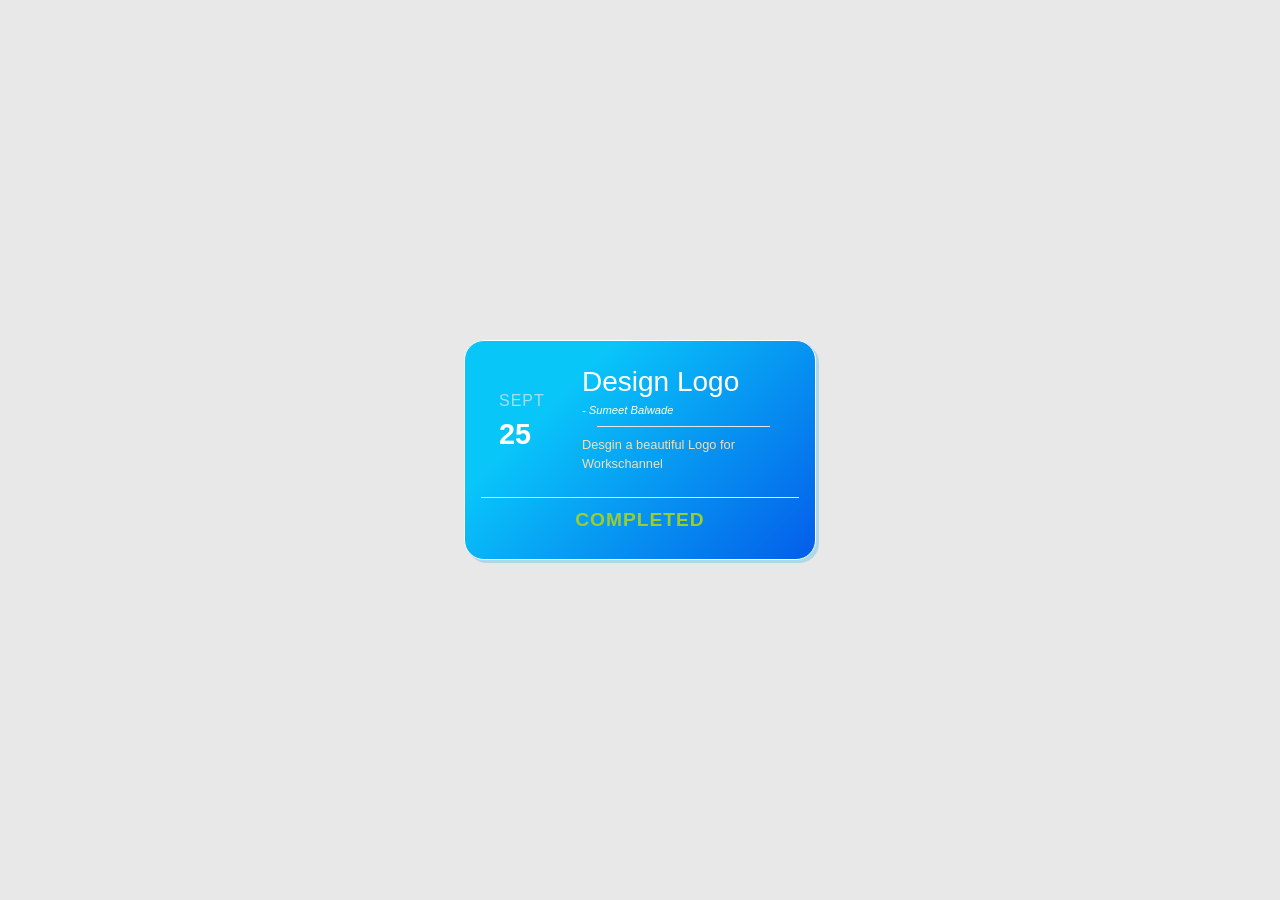
<file: card/index.html>
<!DOCTYPE html>
<html lang="en">
  <head>
    <meta charset="UTF-8" />
    <meta name="viewport" content="width=device-width, initial-scale=1.0" />

    <!-- CSS only -->
    <link
      rel="stylesheet"
      href="https://stackpath.bootstrapcdn.com/bootstrap/4.5.2/css/bootstrap.min.css"
      integrity="sha384-JcKb8q3iqJ61gNV9KGb8thSsNjpSL0n8PARn9HuZOnIxN0hoP+VmmDGMN5t9UJ0Z"
      crossorigin="anonymous"
    />
    <link rel="stylesheet" href="s.css" />
    <title>Document</title>
  </head>
  <body>
    <div class="container">
      <div class="task-card">
        <div class="row">
          <div class="col-lg-4 pl-5 pt-4 deadline">
            <div class="row month">Sept</div>
            <div class="row date">25</div>
          </div>
          <div class="col-lg-7">
            <div class="row"><h3>Design Logo</h3></div>
            <div class="row"><h6>- Sumeet Balwade</h6></div>
            <hr />
            <div class="row">
              <p>Desgin a beautiful Logo for Workschannel</p>
            </div>
          </div>
        </div>
        <hr />
        <div class="row end">
          <a href="">Completed</a>
        </div>
      </div>
    </div>

    <!-- JS, Popper.js, and jQuery -->
    <script
      src="https://code.jquery.com/jquery-3.5.1.slim.min.js"
      integrity="sha384-DfXdz2htPH0lsSSs5nCTpuj/zy4C+OGpamoFVy38MVBnE+IbbVYUew+OrCXaRkfj"
      crossorigin="anonymous"
    ></script>
    <script
      src="https://cdn.jsdelivr.net/npm/popper.js@1.16.1/dist/umd/popper.min.js"
      integrity="sha384-9/reFTGAW83EW2RDu2S0VKaIzap3H66lZH81PoYlFhbGU+6BZp6G7niu735Sk7lN"
      crossorigin="anonymous"
    ></script>
    <script
      src="https://stackpath.bootstrapcdn.com/bootstrap/4.5.2/js/bootstrap.min.js"
      integrity="sha384-B4gt1jrGC7Jh4AgTPSdUtOBvfO8shuf57BaghqFfPlYxofvL8/KUEfYiJOMMV+rV"
      crossorigin="anonymous"
    ></script>
  </body>
</html>
</file>
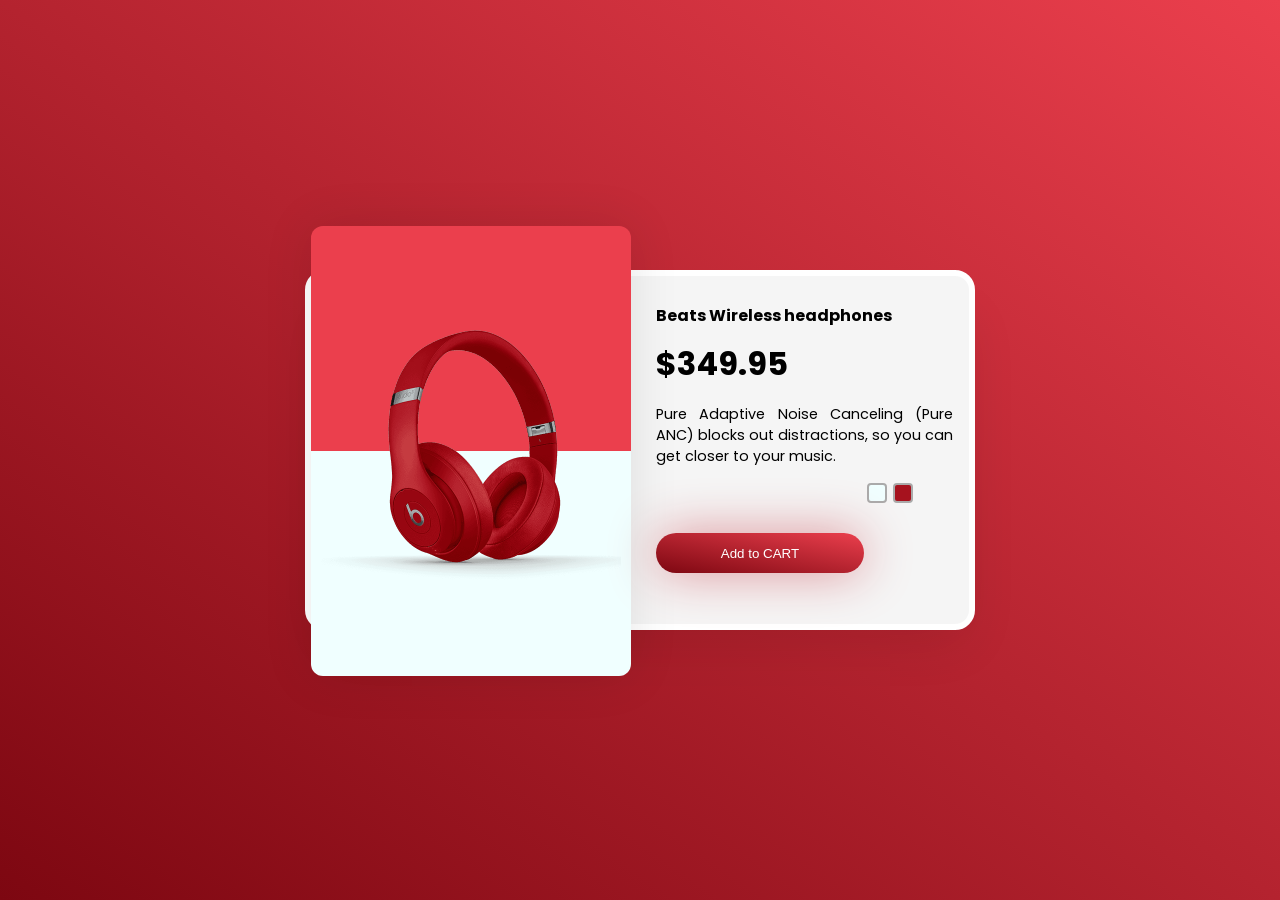
<file: CSS Creative Product Card UI Design  E commerce Card Using Html5 & CSS3  part-3 Code4Education 2020/index.html>
<!DOCTYPE html>
<html>
<head>
<meta name="viewport" content="width=device-width, initial-scale=1.0">
    <title>CSS Creative Product Card UI Design  E commerce Card Using Html5 & CSS3  Code4Education 2020</title>
    <link rel="stylesheet" href="style.css">
</head>
<body>
   <div class="single-item">
     <div class="left-set">
       <img src="images/beat-white.png" alt="">
       <img src="images/beat-red.png" alt="">
     </div>
     <div class="right-set"> 
       <div class="subname">Beats Wireless headphones</div>
        <div class="price">$349.95</div>
        <div class="description">
          <p>Pure Adaptive Noise Canceling (Pure ANC) blocks out distractions, so you can get closer to your music.</p>
        </div>
        <div class="color">
          <ul>
            <li></li>
            <li></li>
          </ul>
        </div>
        <button>Add to CART</button>
      </div>
   </div>
     
    <script src="https://code.jquery.com/jquery-3.5.1.min.js"></script>
    <script>
        $("ul li:nth-child(1)").click(function(){
          $(".left-set img:nth-child(2)").animate({
            opacity:1
          })
        })
        $("ul li:nth-child(2)").click(function(){
          $(".left-set img:nth-child(2)").animate({
            opacity:0
          })
        })
    </script>
</body>
</html>
</file>
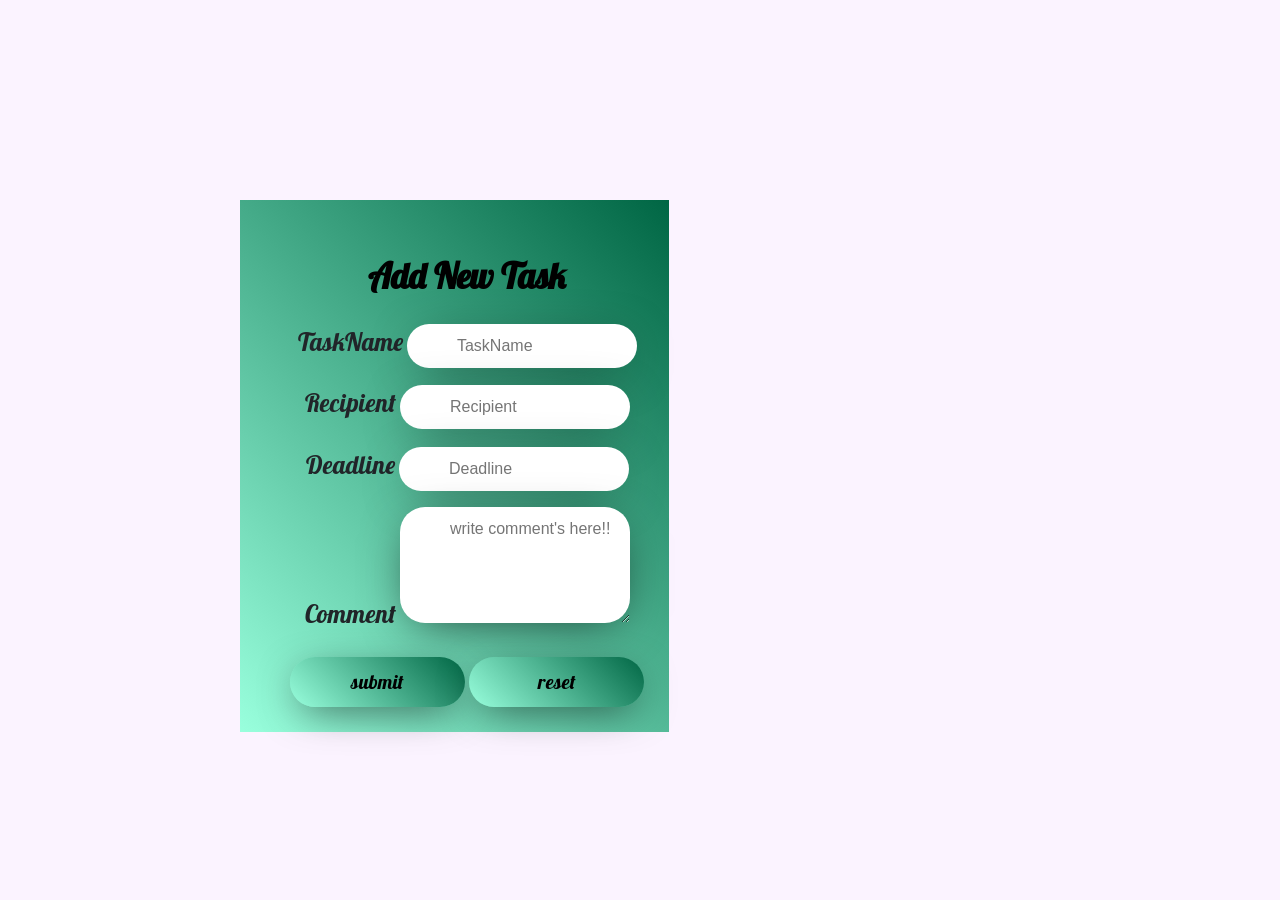
<file: Responsive assign task/index.html>
<!DOCTYPE html>
<html lang="en">
<head>
    <meta charset="UTF-8">
    <meta name="viewport" content="width=device-width, initial-scale=1.0">
    <link rel="stylesheet" href="https://maxcdn.bootstrapcdn.com/bootstrap/4.0.0/css/bootstrap.min.css" integrity="sha384-Gn5384xqQ1aoWXA+058RXPxPg6fy4IWvTNh0E263XmFcJlSAwiGgFAW/dAiS6JXm" crossorigin="anonymous">
    <link rel="stylesheet" href="https://cdnjs.cloudflare.com/ajax/libs/font-awesome/5.14.0/css/all.min.css" integrity="sha512-1PKOgIY59xJ8Co8+NE6FZ+LOAZKjy+KY8iq0G4B3CyeY6wYHN3yt9PW0XpSriVlkMXe40PTKnXrLnZ9+fkDaog==" crossorigin="anonymous" />
    <link href="https://fonts.googleapis.com/css2?family=Lobster&display=swap" rel="stylesheet">
    <link rel="stylesheet" href="style.css">
    <title>Assign Task design</title>
</head>
<body>
    <div class="container">
        <div class="mycard">
            <div class="row">
                <div class="col-12-md">
                    <div class="myLeftCtn"> 
                        <form class="myForm text-center">
                            
                                <header>Add New Task</header>
                           
                           
                            <div class="form-group">
                                <label for="taskname">TaskName</label>
                                <input class="myInput" type="text" placeholder="TaskName" id="taskname" required> 
                            </div>

                            <div class="form-group">
                                <label for="recipient">Recipient</label>
                                <input class="myInput" placeholder="Recipient" type="text" id="recipient" required> 
                            </div>
                            <div class="form-group">
                                <label for="deadline">Deadline</label>
                                <input class="myInput" placeholder="Deadline" type="text" id="deadline" required> 
                            </div>
                            <div class="form-group">
                                <label for="comment">Comment</label>
                                <textarea class="myInput" rows="4" id="comment" placeholder="write comment's here!!"></textarea>
                              </div>
                        
                            <input type="submit" class="butt" value="submit">
                            <input type="reset"  class="butt" value="reset">
                        </form>
                    </div>
                </div> 
                </div>
            </div>
        </div>
    </div>

    



<script src="https://code.jquery.com/jquery-3.2.1.slim.min.js" integrity="sha384-KJ3o2DKtIkvYIK3UENzmM7KCkRr/rE9/Qpg6aAZGJwFDMVNA/GpGFF93hXpG5KkN" crossorigin="anonymous"></script>
<script src="https://cdnjs.cloudflare.com/ajax/libs/popper.js/1.12.9/umd/popper.min.js" integrity="sha384-ApNbgh9B+Y1QKtv3Rn7W3mgPxhU9K/ScQsAP7hUibX39j7fakFPskvXusvfa0b4Q" crossorigin="anonymous"></script>
<script src="https://maxcdn.bootstrapcdn.com/bootstrap/4.0.0/js/bootstrap.min.js" integrity="sha384-JZR6Spejh4U02d8jOt6vLEHfe/JQGiRRSQQxSfFWpi1MquVdAyjUar5+76PVCmYl" crossorigin="anonymous"></script>
</body>
</html>
</file>
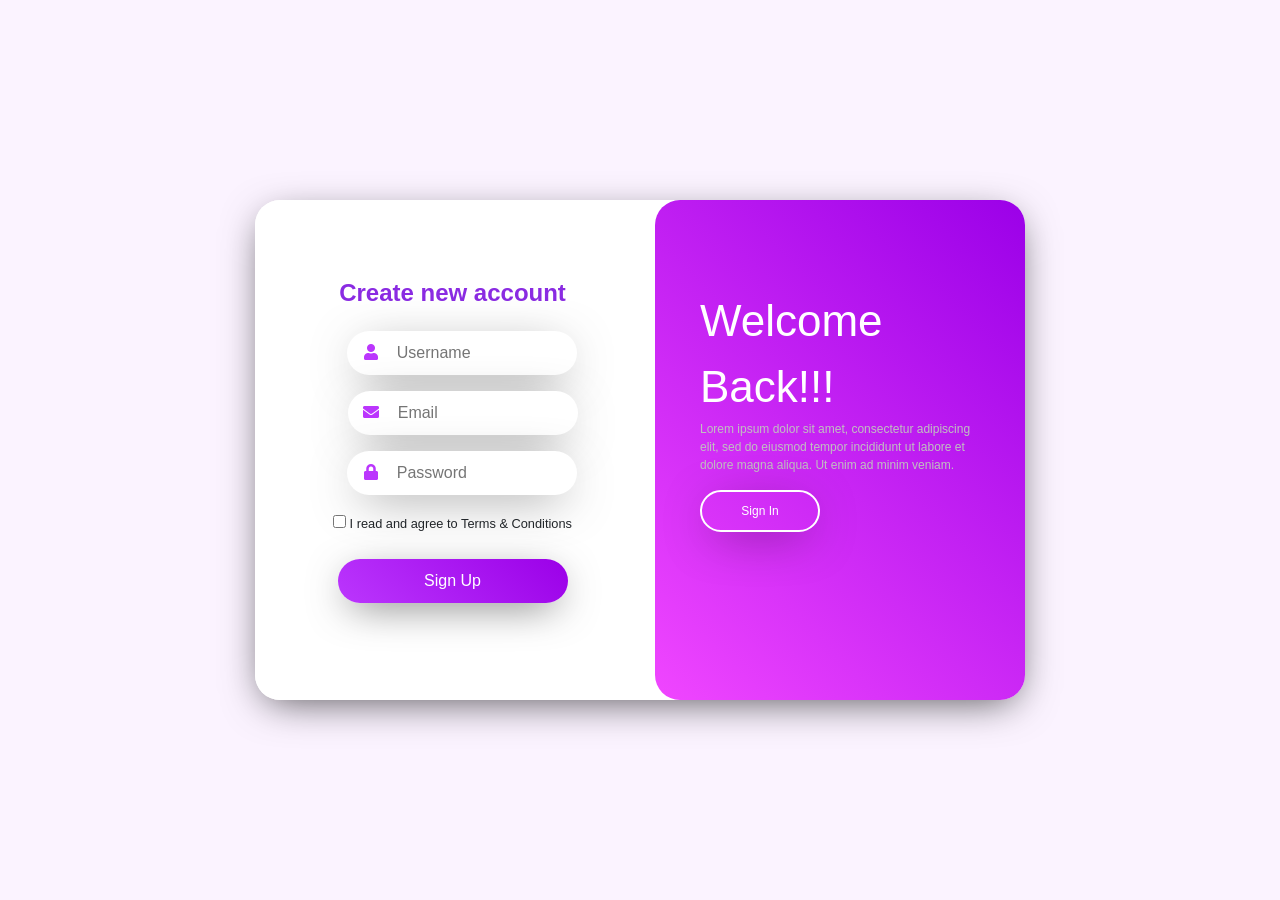
<file: Responsive Login Form with Signup Form Using HTML & CSS (2020)  Code4Education/index.html>
<!DOCTYPE html>
<html>
<head>
    <title>Login Form Design</title>
    <meta name="viewport" content="width=device-width, initial-scale=1.0">
    <link rel="stylesheet" href="https://maxcdn.bootstrapcdn.com/bootstrap/4.0.0/css/bootstrap.min.css" integrity="sha384-Gn5384xqQ1aoWXA+058RXPxPg6fy4IWvTNh0E263XmFcJlSAwiGgFAW/dAiS6JXm" crossorigin="anonymous">
    <link rel="stylesheet" href="https://cdnjs.cloudflare.com/ajax/libs/font-awesome/5.14.0/css/all.min.css" integrity="sha512-1PKOgIY59xJ8Co8+NE6FZ+LOAZKjy+KY8iq0G4B3CyeY6wYHN3yt9PW0XpSriVlkMXe40PTKnXrLnZ9+fkDaog==" crossorigin="anonymous" />
    <link rel="stylesheet" href="style.css">
</head>
<body> 
    <div class="container">
        <div class="myCard">
            <div class="row">
                <div class="col-md-6">
                    <div class="myLeftCtn"> 
                        <form class="myForm text-center">
                            <header>Create new account</header>
                            <div class="form-group">
                                <i class="fas fa-user"></i>
                                <input class="myInput" type="text" placeholder="Username" id="username" required> 
                            </div>

                            <div class="form-group">
                                <i class="fas fa-envelope"></i>
                                <input class="myInput" placeholder="Email" type="text" id="email" required> 
                            </div>

                            <div class="form-group">
                                <i class="fas fa-lock"></i>
                                <input class="myInput" type="password" id="password" placeholder="Password" required> 
                            </div>

                            <div class="form-group">
                                <label>
                                    <input id="check_1" name="check_1"  type="checkbox" required><small> I read and agree to Terms & Conditions</small></input> 
                                    <div class="invalid-feedback">You must check the box.</div>
                                </label>
                            </div>

                            <input type="submit" class="butt" value="Sign Up">
                            
                        </form>
                    </div>
                </div> 
                <div class="col-md-6">
                    <div class="myRightCtn">
                            <div class="box"><header>Welcome Back!!!</header>
                            
                            <p>Lorem ipsum dolor sit amet, consectetur adipiscing elit, 
                                sed do eiusmod tempor incididunt ut labore et dolore magna 
                                aliqua. Ut enim ad minim veniam.</p>
                                <input type="button" class="butt_out" value="Sign In"/>
                            </div>
                                
                    </div>
                </div>
            </div>
        </div>
</div>
      
<script src="https://code.jquery.com/jquery-3.2.1.slim.min.js" integrity="sha384-KJ3o2DKtIkvYIK3UENzmM7KCkRr/rE9/Qpg6aAZGJwFDMVNA/GpGFF93hXpG5KkN" crossorigin="anonymous"></script>
<script src="https://cdnjs.cloudflare.com/ajax/libs/popper.js/1.12.9/umd/popper.min.js" integrity="sha384-ApNbgh9B+Y1QKtv3Rn7W3mgPxhU9K/ScQsAP7hUibX39j7fakFPskvXusvfa0b4Q" crossorigin="anonymous"></script>
<script src="https://maxcdn.bootstrapcdn.com/bootstrap/4.0.0/js/bootstrap.min.js" integrity="sha384-JZR6Spejh4U02d8jOt6vLEHfe/JQGiRRSQQxSfFWpi1MquVdAyjUar5+76PVCmYl" crossorigin="anonymous"></script>
 
</body>
</html>
</file>
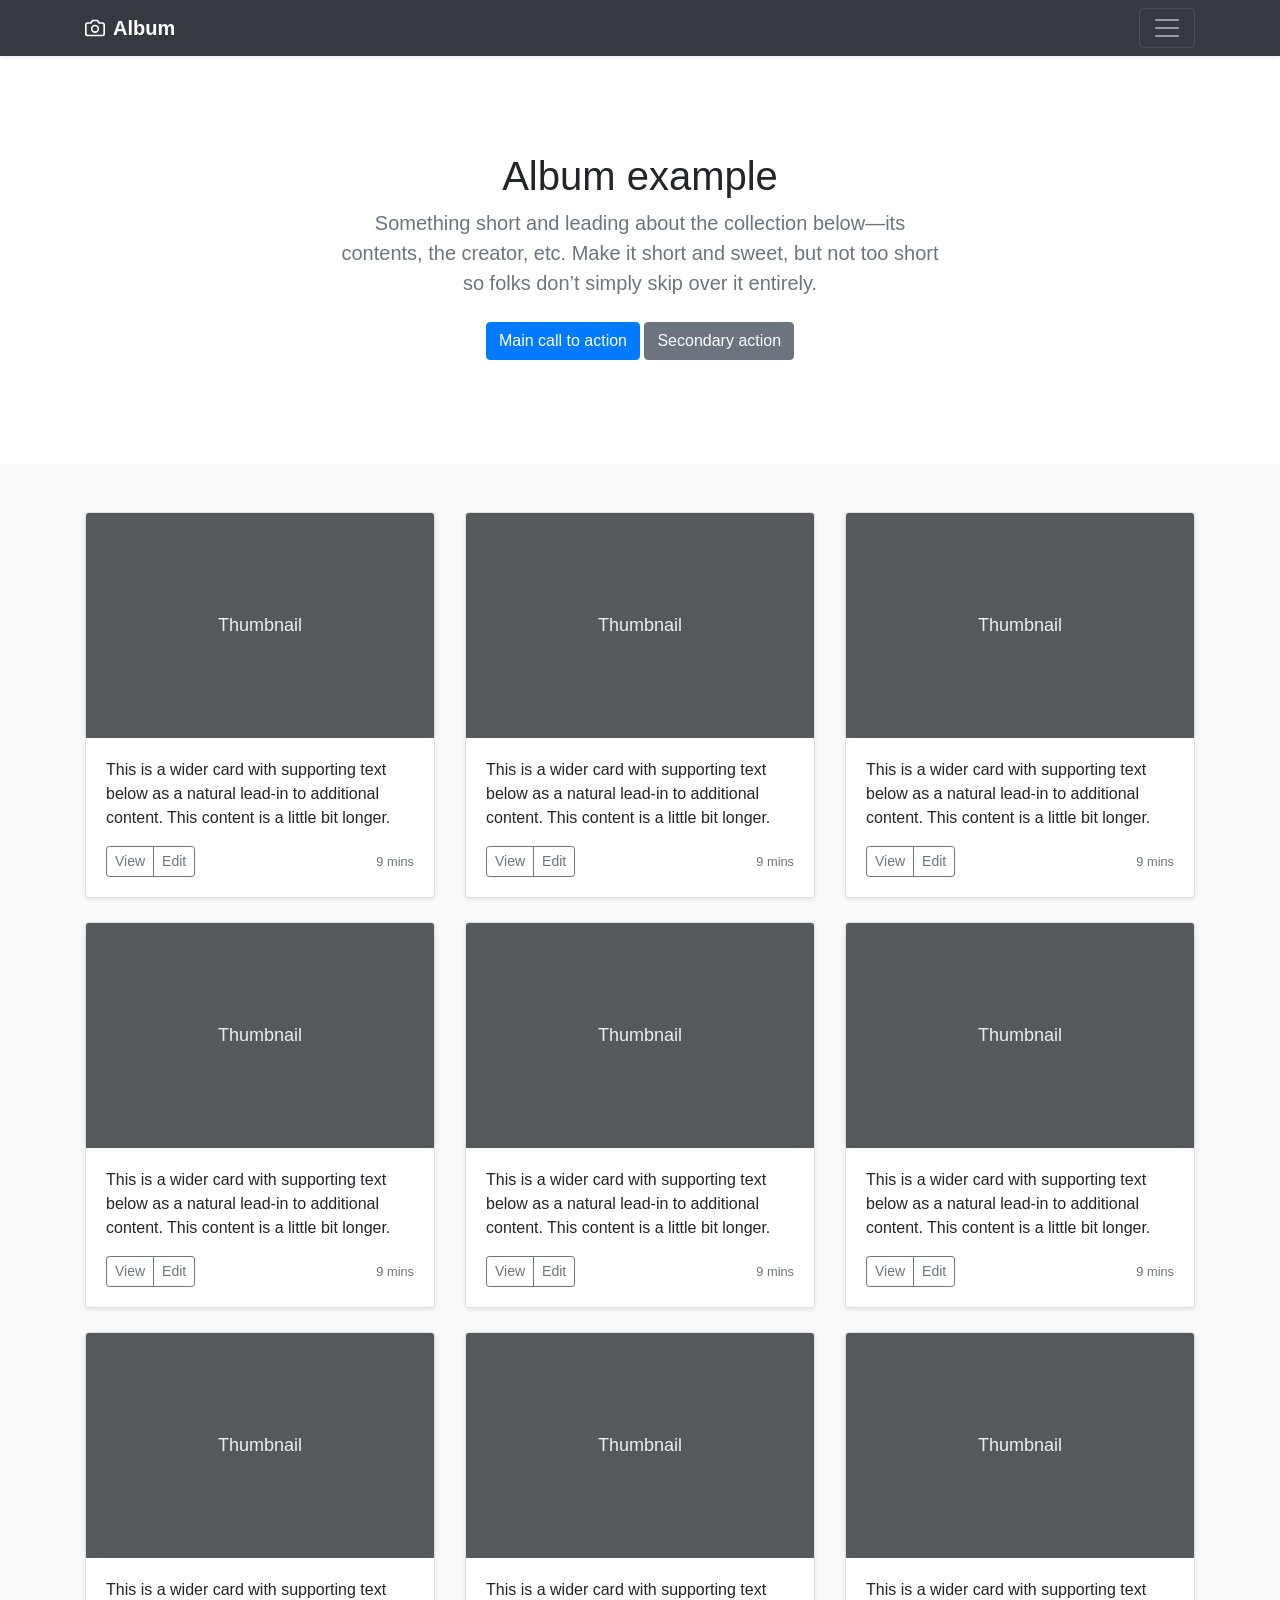
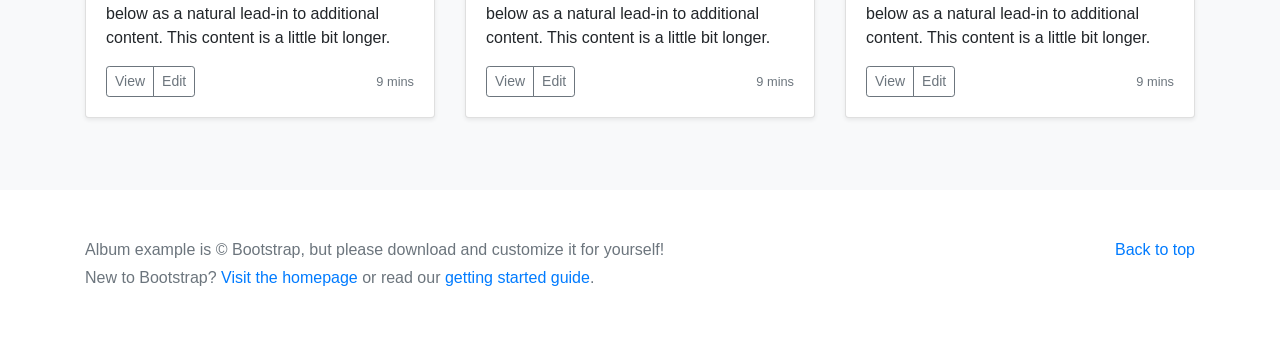
<file: bootstrap-4.5.2-examples/album/index.html>
<!doctype html>
<html lang="en">
  <head>
    <meta charset="utf-8">
    <meta name="viewport" content="width=device-width, initial-scale=1, shrink-to-fit=no">
    <meta name="description" content="">
    <meta name="author" content="Mark Otto, Jacob Thornton, and Bootstrap contributors">
    <meta name="generator" content="Jekyll v4.1.1">
    <title>Album example · Bootstrap</title>

    <link rel="canonical" href="https://getbootstrap.com/docs/4.5/examples/album/">

    <!-- Bootstrap core CSS -->
<link href="../assets/dist/css/bootstrap.min.css" rel="stylesheet">

    <style>
      .bd-placeholder-img {
        font-size: 1.125rem;
        text-anchor: middle;
        -webkit-user-select: none;
        -moz-user-select: none;
        -ms-user-select: none;
        user-select: none;
      }

      @media (min-width: 768px) {
        .bd-placeholder-img-lg {
          font-size: 3.5rem;
        }
      }
    </style>
    <!-- Custom styles for this template -->
    <link href="album.css" rel="stylesheet">
  </head>
  <body>
    <header>
  <div class="collapse bg-dark" id="navbarHeader">
    <div class="container">
      <div class="row">
        <div class="col-sm-8 col-md-7 py-4">
          <h4 class="text-white">About</h4>
          <p class="text-muted">Add some information about the album below, the author, or any other background context. Make it a few sentences long so folks can pick up some informative tidbits. Then, link them off to some social networking sites or contact information.</p>
        </div>
        <div class="col-sm-4 offset-md-1 py-4">
          <h4 class="text-white">Contact</h4>
          <ul class="list-unstyled">
            <li><a href="#" class="text-white">Follow on Twitter</a></li>
            <li><a href="#" class="text-white">Like on Facebook</a></li>
            <li><a href="#" class="text-white">Email me</a></li>
          </ul>
        </div>
      </div>
    </div>
  </div>
  <div class="navbar navbar-dark bg-dark shadow-sm">
    <div class="container d-flex justify-content-between">
      <a href="#" class="navbar-brand d-flex align-items-center">
        <svg xmlns="http://www.w3.org/2000/svg" width="20" height="20" fill="none" stroke="currentColor" stroke-linecap="round" stroke-linejoin="round" stroke-width="2" aria-hidden="true" class="mr-2" viewBox="0 0 24 24" focusable="false"><path d="M23 19a2 2 0 0 1-2 2H3a2 2 0 0 1-2-2V8a2 2 0 0 1 2-2h4l2-3h6l2 3h4a2 2 0 0 1 2 2z"/><circle cx="12" cy="13" r="4"/></svg>
        <strong>Album</strong>
      </a>
      <button class="navbar-toggler" type="button" data-toggle="collapse" data-target="#navbarHeader" aria-controls="navbarHeader" aria-expanded="false" aria-label="Toggle navigation">
        <span class="navbar-toggler-icon"></span>
      </button>
    </div>
  </div>
</header>

<main role="main">

  <section class="jumbotron text-center">
    <div class="container">
      <h1>Album example</h1>
      <p class="lead text-muted">Something short and leading about the collection below—its contents, the creator, etc. Make it short and sweet, but not too short so folks don’t simply skip over it entirely.</p>
      <p>
        <a href="#" class="btn btn-primary my-2">Main call to action</a>
        <a href="#" class="btn btn-secondary my-2">Secondary action</a>
      </p>
    </div>
  </section>

  <div class="album py-5 bg-light">
    <div class="container">

      <div class="row">
        <div class="col-md-4">
          <div class="card mb-4 shadow-sm">
            <svg class="bd-placeholder-img card-img-top" width="100%" height="225" xmlns="http://www.w3.org/2000/svg" preserveAspectRatio="xMidYMid slice" focusable="false" role="img" aria-label="Placeholder: Thumbnail"><title>Placeholder</title><rect width="100%" height="100%" fill="#55595c"/><text x="50%" y="50%" fill="#eceeef" dy=".3em">Thumbnail</text></svg>
            <div class="card-body">
              <p class="card-text">This is a wider card with supporting text below as a natural lead-in to additional content. This content is a little bit longer.</p>
              <div class="d-flex justify-content-between align-items-center">
                <div class="btn-group">
                  <button type="button" class="btn btn-sm btn-outline-secondary">View</button>
                  <button type="button" class="btn btn-sm btn-outline-secondary">Edit</button>
                </div>
                <small class="text-muted">9 mins</small>
              </div>
            </div>
          </div>
        </div>
        <div class="col-md-4">
          <div class="card mb-4 shadow-sm">
            <svg class="bd-placeholder-img card-img-top" width="100%" height="225" xmlns="http://www.w3.org/2000/svg" preserveAspectRatio="xMidYMid slice" focusable="false" role="img" aria-label="Placeholder: Thumbnail"><title>Placeholder</title><rect width="100%" height="100%" fill="#55595c"/><text x="50%" y="50%" fill="#eceeef" dy=".3em">Thumbnail</text></svg>
            <div class="card-body">
              <p class="card-text">This is a wider card with supporting text below as a natural lead-in to additional content. This content is a little bit longer.</p>
              <div class="d-flex justify-content-between align-items-center">
                <div class="btn-group">
                  <button type="button" class="btn btn-sm btn-outline-secondary">View</button>
                  <button type="button" class="btn btn-sm btn-outline-secondary">Edit</button>
                </div>
                <small class="text-muted">9 mins</small>
              </div>
            </div>
          </div>
        </div>
        <div class="col-md-4">
          <div class="card mb-4 shadow-sm">
            <svg class="bd-placeholder-img card-img-top" width="100%" height="225" xmlns="http://www.w3.org/2000/svg" preserveAspectRatio="xMidYMid slice" focusable="false" role="img" aria-label="Placeholder: Thumbnail"><title>Placeholder</title><rect width="100%" height="100%" fill="#55595c"/><text x="50%" y="50%" fill="#eceeef" dy=".3em">Thumbnail</text></svg>
            <div class="card-body">
              <p class="card-text">This is a wider card with supporting text below as a natural lead-in to additional content. This content is a little bit longer.</p>
              <div class="d-flex justify-content-between align-items-center">
                <div class="btn-group">
                  <button type="button" class="btn btn-sm btn-outline-secondary">View</button>
                  <button type="button" class="btn btn-sm btn-outline-secondary">Edit</button>
                </div>
                <small class="text-muted">9 mins</small>
              </div>
            </div>
          </div>
        </div>

        <div class="col-md-4">
          <div class="card mb-4 shadow-sm">
            <svg class="bd-placeholder-img card-img-top" width="100%" height="225" xmlns="http://www.w3.org/2000/svg" preserveAspectRatio="xMidYMid slice" focusable="false" role="img" aria-label="Placeholder: Thumbnail"><title>Placeholder</title><rect width="100%" height="100%" fill="#55595c"/><text x="50%" y="50%" fill="#eceeef" dy=".3em">Thumbnail</text></svg>
            <div class="card-body">
              <p class="card-text">This is a wider card with supporting text below as a natural lead-in to additional content. This content is a little bit longer.</p>
              <div class="d-flex justify-content-between align-items-center">
                <div class="btn-group">
                  <button type="button" class="btn btn-sm btn-outline-secondary">View</button>
                  <button type="button" class="btn btn-sm btn-outline-secondary">Edit</button>
                </div>
                <small class="text-muted">9 mins</small>
              </div>
            </div>
          </div>
        </div>
        <div class="col-md-4">
          <div class="card mb-4 shadow-sm">
            <svg class="bd-placeholder-img card-img-top" width="100%" height="225" xmlns="http://www.w3.org/2000/svg" preserveAspectRatio="xMidYMid slice" focusable="false" role="img" aria-label="Placeholder: Thumbnail"><title>Placeholder</title><rect width="100%" height="100%" fill="#55595c"/><text x="50%" y="50%" fill="#eceeef" dy=".3em">Thumbnail</text></svg>
            <div class="card-body">
              <p class="card-text">This is a wider card with supporting text below as a natural lead-in to additional content. This content is a little bit longer.</p>
              <div class="d-flex justify-content-between align-items-center">
                <div class="btn-group">
                  <button type="button" class="btn btn-sm btn-outline-secondary">View</button>
                  <button type="button" class="btn btn-sm btn-outline-secondary">Edit</button>
                </div>
                <small class="text-muted">9 mins</small>
              </div>
            </div>
          </div>
        </div>
        <div class="col-md-4">
          <div class="card mb-4 shadow-sm">
            <svg class="bd-placeholder-img card-img-top" width="100%" height="225" xmlns="http://www.w3.org/2000/svg" preserveAspectRatio="xMidYMid slice" focusable="false" role="img" aria-label="Placeholder: Thumbnail"><title>Placeholder</title><rect width="100%" height="100%" fill="#55595c"/><text x="50%" y="50%" fill="#eceeef" dy=".3em">Thumbnail</text></svg>
            <div class="card-body">
              <p class="card-text">This is a wider card with supporting text below as a natural lead-in to additional content. This content is a little bit longer.</p>
              <div class="d-flex justify-content-between align-items-center">
                <div class="btn-group">
                  <button type="button" class="btn btn-sm btn-outline-secondary">View</button>
                  <button type="button" class="btn btn-sm btn-outline-secondary">Edit</button>
                </div>
                <small class="text-muted">9 mins</small>
              </div>
            </div>
          </div>
        </div>

        <div class="col-md-4">
          <div class="card mb-4 shadow-sm">
            <svg class="bd-placeholder-img card-img-top" width="100%" height="225" xmlns="http://www.w3.org/2000/svg" preserveAspectRatio="xMidYMid slice" focusable="false" role="img" aria-label="Placeholder: Thumbnail"><title>Placeholder</title><rect width="100%" height="100%" fill="#55595c"/><text x="50%" y="50%" fill="#eceeef" dy=".3em">Thumbnail</text></svg>
            <div class="card-body">
              <p class="card-text">This is a wider card with supporting text below as a natural lead-in to additional content. This content is a little bit longer.</p>
              <div class="d-flex justify-content-between align-items-center">
                <div class="btn-group">
                  <button type="button" class="btn btn-sm btn-outline-secondary">View</button>
                  <button type="button" class="btn btn-sm btn-outline-secondary">Edit</button>
                </div>
                <small class="text-muted">9 mins</small>
              </div>
            </div>
          </div>
        </div>
        <div class="col-md-4">
          <div class="card mb-4 shadow-sm">
            <svg class="bd-placeholder-img card-img-top" width="100%" height="225" xmlns="http://www.w3.org/2000/svg" preserveAspectRatio="xMidYMid slice" focusable="false" role="img" aria-label="Placeholder: Thumbnail"><title>Placeholder</title><rect width="100%" height="100%" fill="#55595c"/><text x="50%" y="50%" fill="#eceeef" dy=".3em">Thumbnail</text></svg>
            <div class="card-body">
              <p class="card-text">This is a wider card with supporting text below as a natural lead-in to additional content. This content is a little bit longer.</p>
              <div class="d-flex justify-content-between align-items-center">
                <div class="btn-group">
                  <button type="button" class="btn btn-sm btn-outline-secondary">View</button>
                  <button type="button" class="btn btn-sm btn-outline-secondary">Edit</button>
                </div>
                <small class="text-muted">9 mins</small>
              </div>
            </div>
          </div>
        </div>
        <div class="col-md-4">
          <div class="card mb-4 shadow-sm">
            <svg class="bd-placeholder-img card-img-top" width="100%" height="225" xmlns="http://www.w3.org/2000/svg" preserveAspectRatio="xMidYMid slice" focusable="false" role="img" aria-label="Placeholder: Thumbnail"><title>Placeholder</title><rect width="100%" height="100%" fill="#55595c"/><text x="50%" y="50%" fill="#eceeef" dy=".3em">Thumbnail</text></svg>
            <div class="card-body">
              <p class="card-text">This is a wider card with supporting text below as a natural lead-in to additional content. This content is a little bit longer.</p>
              <div class="d-flex justify-content-between align-items-center">
                <div class="btn-group">
                  <button type="button" class="btn btn-sm btn-outline-secondary">View</button>
                  <button type="button" class="btn btn-sm btn-outline-secondary">Edit</button>
                </div>
                <small class="text-muted">9 mins</small>
              </div>
            </div>
          </div>
        </div>
      </div>
    </div>
  </div>

</main>

<footer class="text-muted">
  <div class="container">
    <p class="float-right">
      <a href="#">Back to top</a>
    </p>
    <p>Album example is &copy; Bootstrap, but please download and customize it for yourself!</p>
    <p>New to Bootstrap? <a href="https://getbootstrap.com/">Visit the homepage</a> or read our <a href="../getting-started/introduction/">getting started guide</a>.</p>
  </div>
</footer>
<script src="https://code.jquery.com/jquery-3.5.1.slim.min.js" integrity="sha384-DfXdz2htPH0lsSSs5nCTpuj/zy4C+OGpamoFVy38MVBnE+IbbVYUew+OrCXaRkfj" crossorigin="anonymous"></script>
      <script>window.jQuery || document.write('<script src="../assets/js/vendor/jquery.slim.min.js"><\/script>')</script><script src="../assets/dist/js/bootstrap.bundle.min.js"></script>
</html>
</file>
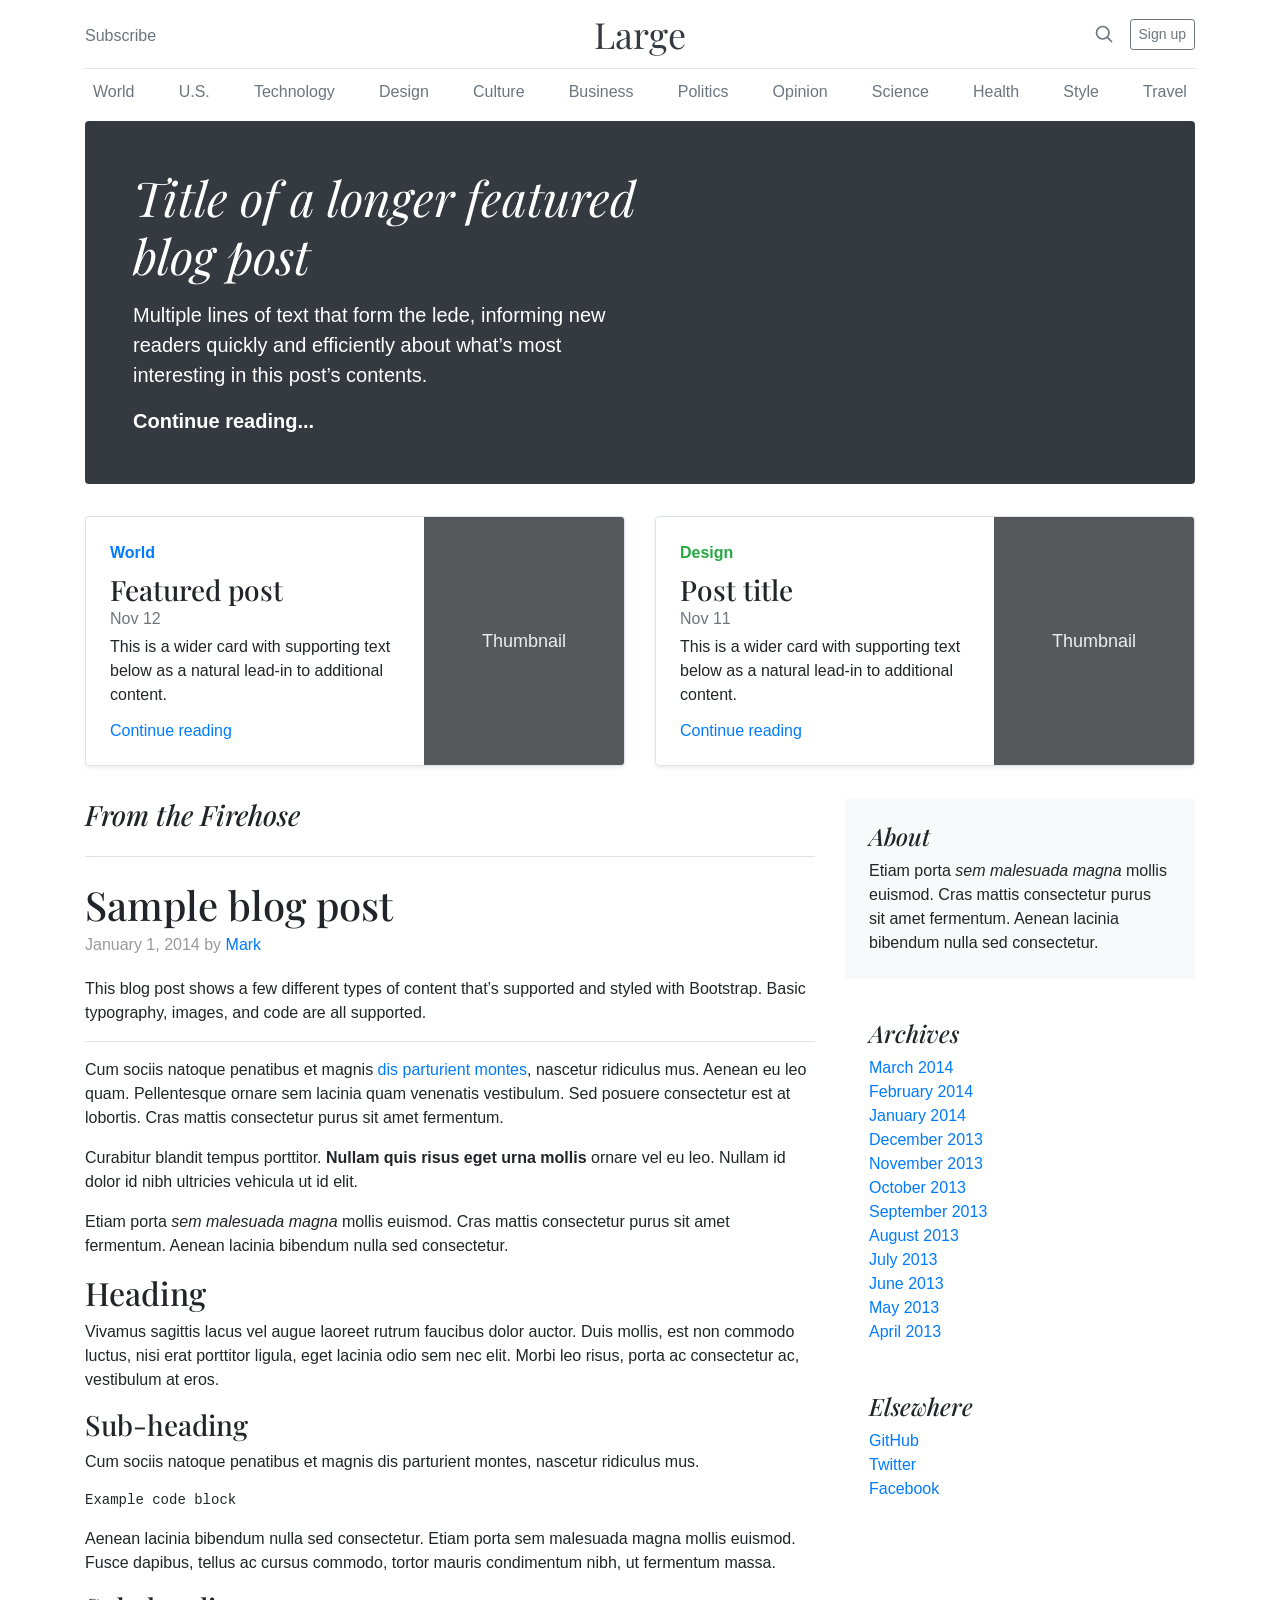
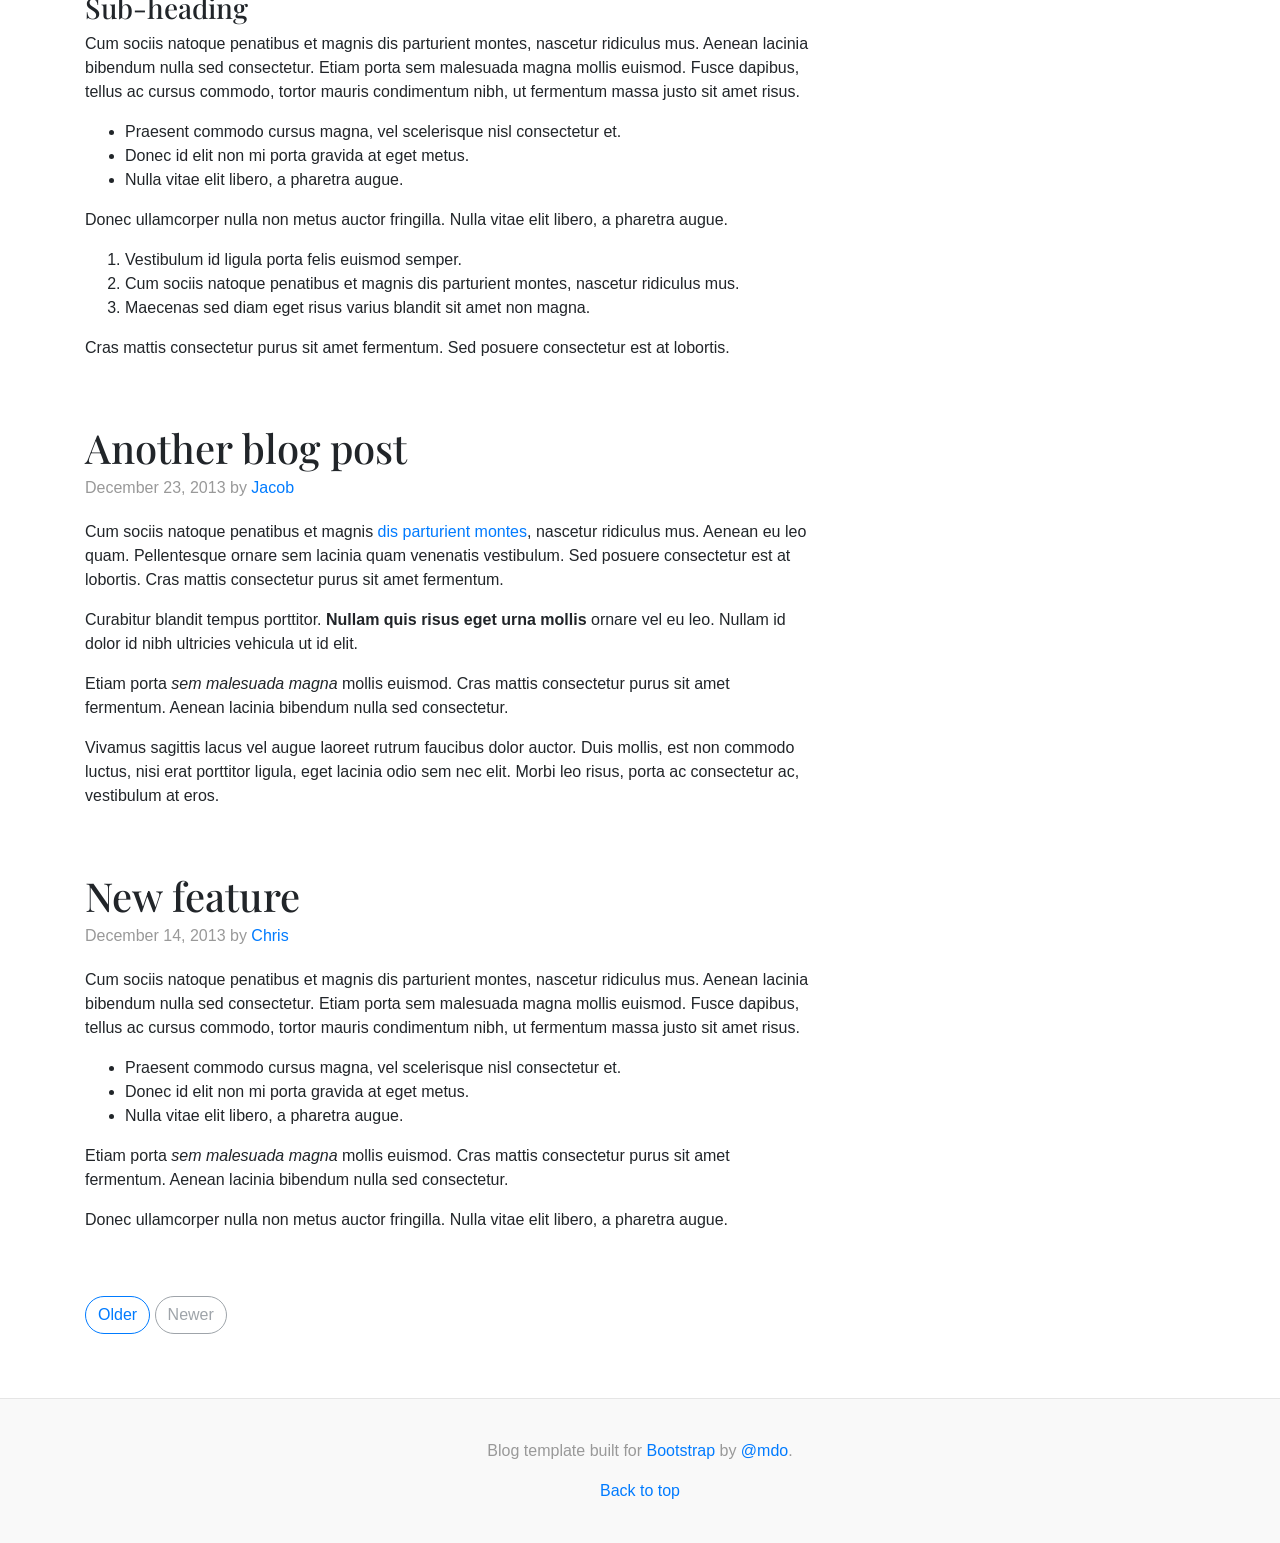
<file: bootstrap-4.5.2-examples/blog/index.html>
<!doctype html>
<html lang="en">
  <head>
    <meta charset="utf-8">
    <meta name="viewport" content="width=device-width, initial-scale=1, shrink-to-fit=no">
    <meta name="description" content="">
    <meta name="author" content="Mark Otto, Jacob Thornton, and Bootstrap contributors">
    <meta name="generator" content="Jekyll v4.1.1">
    <title>Blog Template · Bootstrap</title>

    <link rel="canonical" href="https://getbootstrap.com/docs/4.5/examples/blog/">

    <!-- Bootstrap core CSS -->
<link href="../assets/dist/css/bootstrap.min.css" rel="stylesheet">

    <style>
      .bd-placeholder-img {
        font-size: 1.125rem;
        text-anchor: middle;
        -webkit-user-select: none;
        -moz-user-select: none;
        -ms-user-select: none;
        user-select: none;
      }

      @media (min-width: 768px) {
        .bd-placeholder-img-lg {
          font-size: 3.5rem;
        }
      }
    </style>
    <!-- Custom styles for this template -->
    <link href="https://fonts.googleapis.com/css?family=Playfair+Display:700,900" rel="stylesheet">
    <!-- Custom styles for this template -->
    <link href="blog.css" rel="stylesheet">
  </head>
  <body>
    <div class="container">
  <header class="blog-header py-3">
    <div class="row flex-nowrap justify-content-between align-items-center">
      <div class="col-4 pt-1">
        <a class="text-muted" href="#">Subscribe</a>
      </div>
      <div class="col-4 text-center">
        <a class="blog-header-logo text-dark" href="#">Large</a>
      </div>
      <div class="col-4 d-flex justify-content-end align-items-center">
        <a class="text-muted" href="#" aria-label="Search">
          <svg xmlns="http://www.w3.org/2000/svg" width="20" height="20" fill="none" stroke="currentColor" stroke-linecap="round" stroke-linejoin="round" stroke-width="2" class="mx-3" role="img" viewBox="0 0 24 24" focusable="false"><title>Search</title><circle cx="10.5" cy="10.5" r="7.5"/><path d="M21 21l-5.2-5.2"/></svg>
        </a>
        <a class="btn btn-sm btn-outline-secondary" href="#">Sign up</a>
      </div>
    </div>
  </header>

  <div class="nav-scroller py-1 mb-2">
    <nav class="nav d-flex justify-content-between">
      <a class="p-2 text-muted" href="#">World</a>
      <a class="p-2 text-muted" href="#">U.S.</a>
      <a class="p-2 text-muted" href="#">Technology</a>
      <a class="p-2 text-muted" href="#">Design</a>
      <a class="p-2 text-muted" href="#">Culture</a>
      <a class="p-2 text-muted" href="#">Business</a>
      <a class="p-2 text-muted" href="#">Politics</a>
      <a class="p-2 text-muted" href="#">Opinion</a>
      <a class="p-2 text-muted" href="#">Science</a>
      <a class="p-2 text-muted" href="#">Health</a>
      <a class="p-2 text-muted" href="#">Style</a>
      <a class="p-2 text-muted" href="#">Travel</a>
    </nav>
  </div>

  <div class="jumbotron p-4 p-md-5 text-white rounded bg-dark">
    <div class="col-md-6 px-0">
      <h1 class="display-4 font-italic">Title of a longer featured blog post</h1>
      <p class="lead my-3">Multiple lines of text that form the lede, informing new readers quickly and efficiently about what’s most interesting in this post’s contents.</p>
      <p class="lead mb-0"><a href="#" class="text-white font-weight-bold">Continue reading...</a></p>
    </div>
  </div>

  <div class="row mb-2">
    <div class="col-md-6">
      <div class="row no-gutters border rounded overflow-hidden flex-md-row mb-4 shadow-sm h-md-250 position-relative">
        <div class="col p-4 d-flex flex-column position-static">
          <strong class="d-inline-block mb-2 text-primary">World</strong>
          <h3 class="mb-0">Featured post</h3>
          <div class="mb-1 text-muted">Nov 12</div>
          <p class="card-text mb-auto">This is a wider card with supporting text below as a natural lead-in to additional content.</p>
          <a href="#" class="stretched-link">Continue reading</a>
        </div>
        <div class="col-auto d-none d-lg-block">
          <svg class="bd-placeholder-img" width="200" height="250" xmlns="http://www.w3.org/2000/svg" preserveAspectRatio="xMidYMid slice" focusable="false" role="img" aria-label="Placeholder: Thumbnail"><title>Placeholder</title><rect width="100%" height="100%" fill="#55595c"/><text x="50%" y="50%" fill="#eceeef" dy=".3em">Thumbnail</text></svg>
        </div>
      </div>
    </div>
    <div class="col-md-6">
      <div class="row no-gutters border rounded overflow-hidden flex-md-row mb-4 shadow-sm h-md-250 position-relative">
        <div class="col p-4 d-flex flex-column position-static">
          <strong class="d-inline-block mb-2 text-success">Design</strong>
          <h3 class="mb-0">Post title</h3>
          <div class="mb-1 text-muted">Nov 11</div>
          <p class="mb-auto">This is a wider card with supporting text below as a natural lead-in to additional content.</p>
          <a href="#" class="stretched-link">Continue reading</a>
        </div>
        <div class="col-auto d-none d-lg-block">
          <svg class="bd-placeholder-img" width="200" height="250" xmlns="http://www.w3.org/2000/svg" preserveAspectRatio="xMidYMid slice" focusable="false" role="img" aria-label="Placeholder: Thumbnail"><title>Placeholder</title><rect width="100%" height="100%" fill="#55595c"/><text x="50%" y="50%" fill="#eceeef" dy=".3em">Thumbnail</text></svg>
        </div>
      </div>
    </div>
  </div>
</div>

<main role="main" class="container">
  <div class="row">
    <div class="col-md-8 blog-main">
      <h3 class="pb-4 mb-4 font-italic border-bottom">
        From the Firehose
      </h3>

      <div class="blog-post">
        <h2 class="blog-post-title">Sample blog post</h2>
        <p class="blog-post-meta">January 1, 2014 by <a href="#">Mark</a></p>

        <p>This blog post shows a few different types of content that’s supported and styled with Bootstrap. Basic typography, images, and code are all supported.</p>
        <hr>
        <p>Cum sociis natoque penatibus et magnis <a href="#">dis parturient montes</a>, nascetur ridiculus mus. Aenean eu leo quam. Pellentesque ornare sem lacinia quam venenatis vestibulum. Sed posuere consectetur est at lobortis. Cras mattis consectetur purus sit amet fermentum.</p>
        <blockquote>
          <p>Curabitur blandit tempus porttitor. <strong>Nullam quis risus eget urna mollis</strong> ornare vel eu leo. Nullam id dolor id nibh ultricies vehicula ut id elit.</p>
        </blockquote>
        <p>Etiam porta <em>sem malesuada magna</em> mollis euismod. Cras mattis consectetur purus sit amet fermentum. Aenean lacinia bibendum nulla sed consectetur.</p>
        <h2>Heading</h2>
        <p>Vivamus sagittis lacus vel augue laoreet rutrum faucibus dolor auctor. Duis mollis, est non commodo luctus, nisi erat porttitor ligula, eget lacinia odio sem nec elit. Morbi leo risus, porta ac consectetur ac, vestibulum at eros.</p>
        <h3>Sub-heading</h3>
        <p>Cum sociis natoque penatibus et magnis dis parturient montes, nascetur ridiculus mus.</p>
        <pre><code>Example code block</code></pre>
        <p>Aenean lacinia bibendum nulla sed consectetur. Etiam porta sem malesuada magna mollis euismod. Fusce dapibus, tellus ac cursus commodo, tortor mauris condimentum nibh, ut fermentum massa.</p>
        <h3>Sub-heading</h3>
        <p>Cum sociis natoque penatibus et magnis dis parturient montes, nascetur ridiculus mus. Aenean lacinia bibendum nulla sed consectetur. Etiam porta sem malesuada magna mollis euismod. Fusce dapibus, tellus ac cursus commodo, tortor mauris condimentum nibh, ut fermentum massa justo sit amet risus.</p>
        <ul>
          <li>Praesent commodo cursus magna, vel scelerisque nisl consectetur et.</li>
          <li>Donec id elit non mi porta gravida at eget metus.</li>
          <li>Nulla vitae elit libero, a pharetra augue.</li>
        </ul>
        <p>Donec ullamcorper nulla non metus auctor fringilla. Nulla vitae elit libero, a pharetra augue.</p>
        <ol>
          <li>Vestibulum id ligula porta felis euismod semper.</li>
          <li>Cum sociis natoque penatibus et magnis dis parturient montes, nascetur ridiculus mus.</li>
          <li>Maecenas sed diam eget risus varius blandit sit amet non magna.</li>
        </ol>
        <p>Cras mattis consectetur purus sit amet fermentum. Sed posuere consectetur est at lobortis.</p>
      </div><!-- /.blog-post -->

      <div class="blog-post">
        <h2 class="blog-post-title">Another blog post</h2>
        <p class="blog-post-meta">December 23, 2013 by <a href="#">Jacob</a></p>

        <p>Cum sociis natoque penatibus et magnis <a href="#">dis parturient montes</a>, nascetur ridiculus mus. Aenean eu leo quam. Pellentesque ornare sem lacinia quam venenatis vestibulum. Sed posuere consectetur est at lobortis. Cras mattis consectetur purus sit amet fermentum.</p>
        <blockquote>
          <p>Curabitur blandit tempus porttitor. <strong>Nullam quis risus eget urna mollis</strong> ornare vel eu leo. Nullam id dolor id nibh ultricies vehicula ut id elit.</p>
        </blockquote>
        <p>Etiam porta <em>sem malesuada magna</em> mollis euismod. Cras mattis consectetur purus sit amet fermentum. Aenean lacinia bibendum nulla sed consectetur.</p>
        <p>Vivamus sagittis lacus vel augue laoreet rutrum faucibus dolor auctor. Duis mollis, est non commodo luctus, nisi erat porttitor ligula, eget lacinia odio sem nec elit. Morbi leo risus, porta ac consectetur ac, vestibulum at eros.</p>
      </div><!-- /.blog-post -->

      <div class="blog-post">
        <h2 class="blog-post-title">New feature</h2>
        <p class="blog-post-meta">December 14, 2013 by <a href="#">Chris</a></p>

        <p>Cum sociis natoque penatibus et magnis dis parturient montes, nascetur ridiculus mus. Aenean lacinia bibendum nulla sed consectetur. Etiam porta sem malesuada magna mollis euismod. Fusce dapibus, tellus ac cursus commodo, tortor mauris condimentum nibh, ut fermentum massa justo sit amet risus.</p>
        <ul>
          <li>Praesent commodo cursus magna, vel scelerisque nisl consectetur et.</li>
          <li>Donec id elit non mi porta gravida at eget metus.</li>
          <li>Nulla vitae elit libero, a pharetra augue.</li>
        </ul>
        <p>Etiam porta <em>sem malesuada magna</em> mollis euismod. Cras mattis consectetur purus sit amet fermentum. Aenean lacinia bibendum nulla sed consectetur.</p>
        <p>Donec ullamcorper nulla non metus auctor fringilla. Nulla vitae elit libero, a pharetra augue.</p>
      </div><!-- /.blog-post -->

      <nav class="blog-pagination">
        <a class="btn btn-outline-primary" href="#">Older</a>
        <a class="btn btn-outline-secondary disabled" href="#" tabindex="-1" aria-disabled="true">Newer</a>
      </nav>

    </div><!-- /.blog-main -->

    <aside class="col-md-4 blog-sidebar">
      <div class="p-4 mb-3 bg-light rounded">
        <h4 class="font-italic">About</h4>
        <p class="mb-0">Etiam porta <em>sem malesuada magna</em> mollis euismod. Cras mattis consectetur purus sit amet fermentum. Aenean lacinia bibendum nulla sed consectetur.</p>
      </div>

      <div class="p-4">
        <h4 class="font-italic">Archives</h4>
        <ol class="list-unstyled mb-0">
          <li><a href="#">March 2014</a></li>
          <li><a href="#">February 2014</a></li>
          <li><a href="#">January 2014</a></li>
          <li><a href="#">December 2013</a></li>
          <li><a href="#">November 2013</a></li>
          <li><a href="#">October 2013</a></li>
          <li><a href="#">September 2013</a></li>
          <li><a href="#">August 2013</a></li>
          <li><a href="#">July 2013</a></li>
          <li><a href="#">June 2013</a></li>
          <li><a href="#">May 2013</a></li>
          <li><a href="#">April 2013</a></li>
        </ol>
      </div>

      <div class="p-4">
        <h4 class="font-italic">Elsewhere</h4>
        <ol class="list-unstyled">
          <li><a href="#">GitHub</a></li>
          <li><a href="#">Twitter</a></li>
          <li><a href="#">Facebook</a></li>
        </ol>
      </div>
    </aside><!-- /.blog-sidebar -->

  </div><!-- /.row -->

</main><!-- /.container -->

<footer class="blog-footer">
  <p>Blog template built for <a href="https://getbootstrap.com/">Bootstrap</a> by <a href="https://twitter.com/mdo">@mdo</a>.</p>
  <p>
    <a href="#">Back to top</a>
  </p>
</footer>
</body>
</html>
</file>
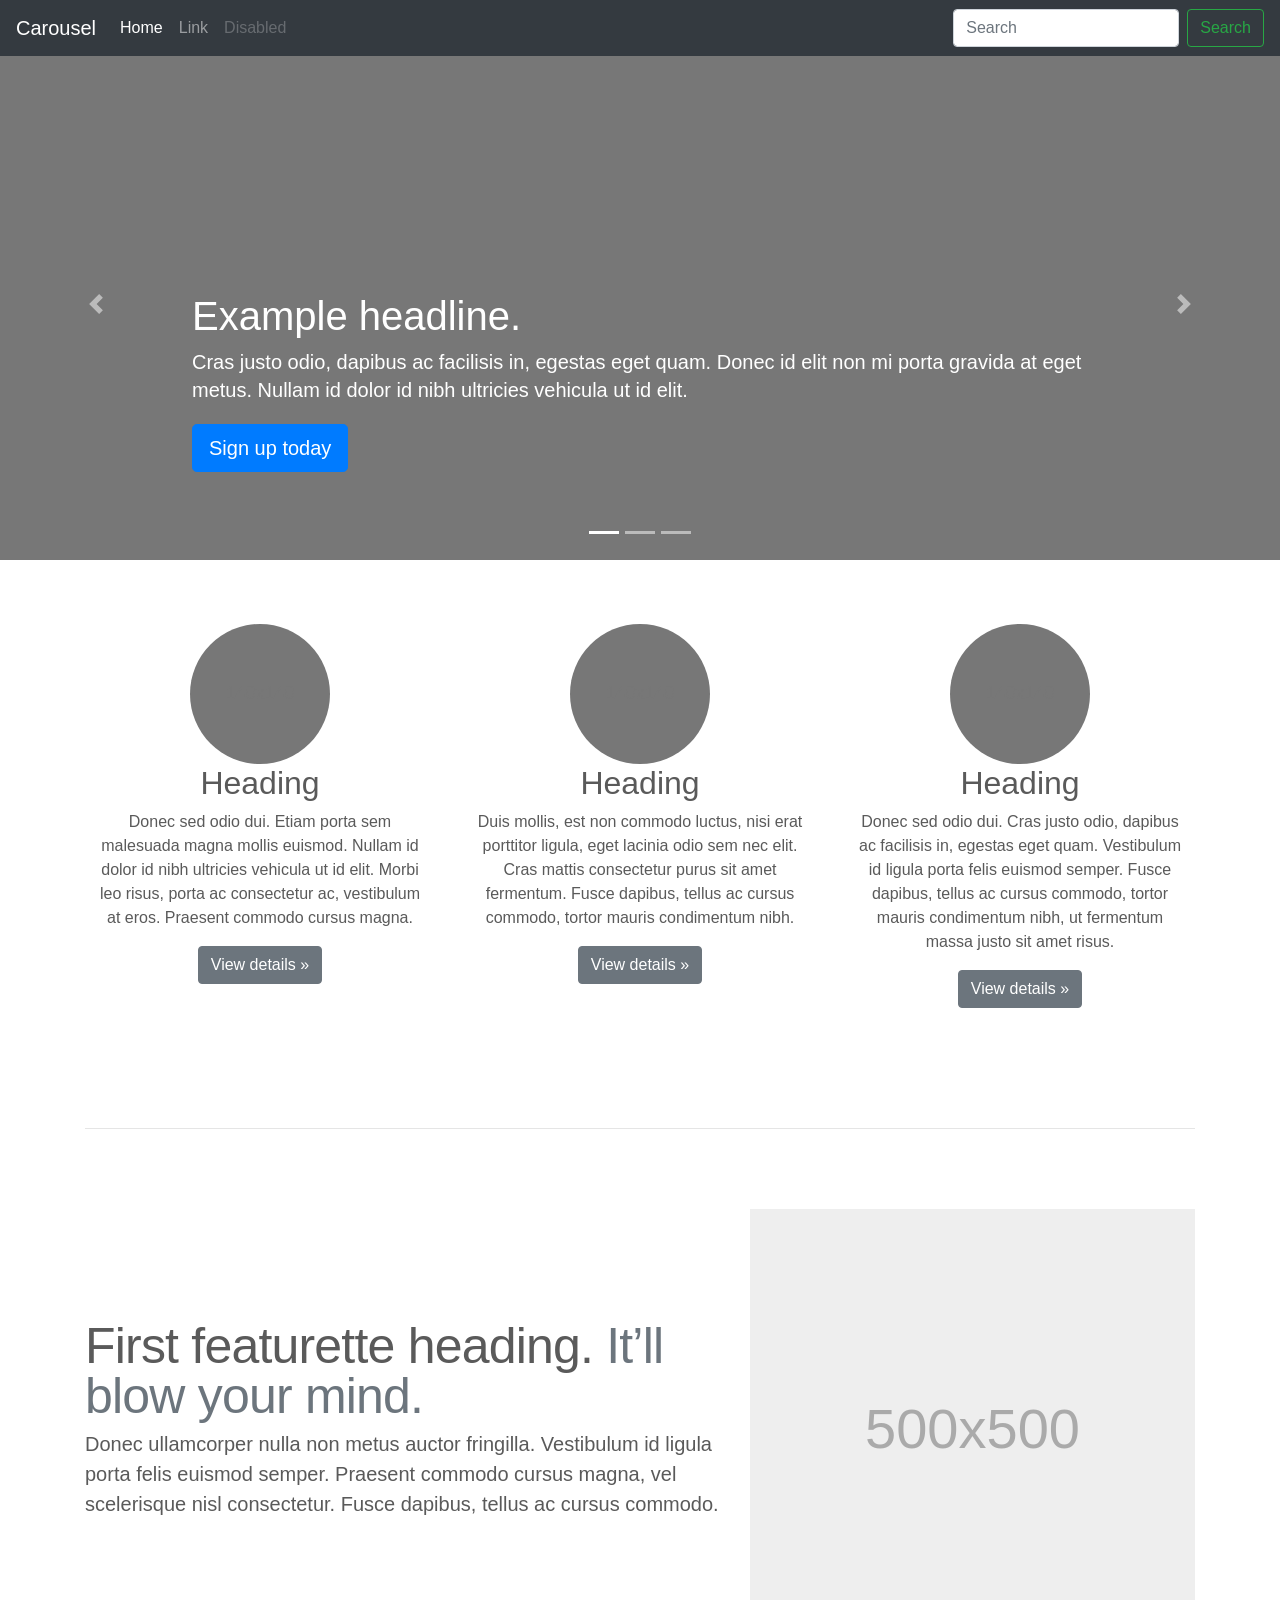
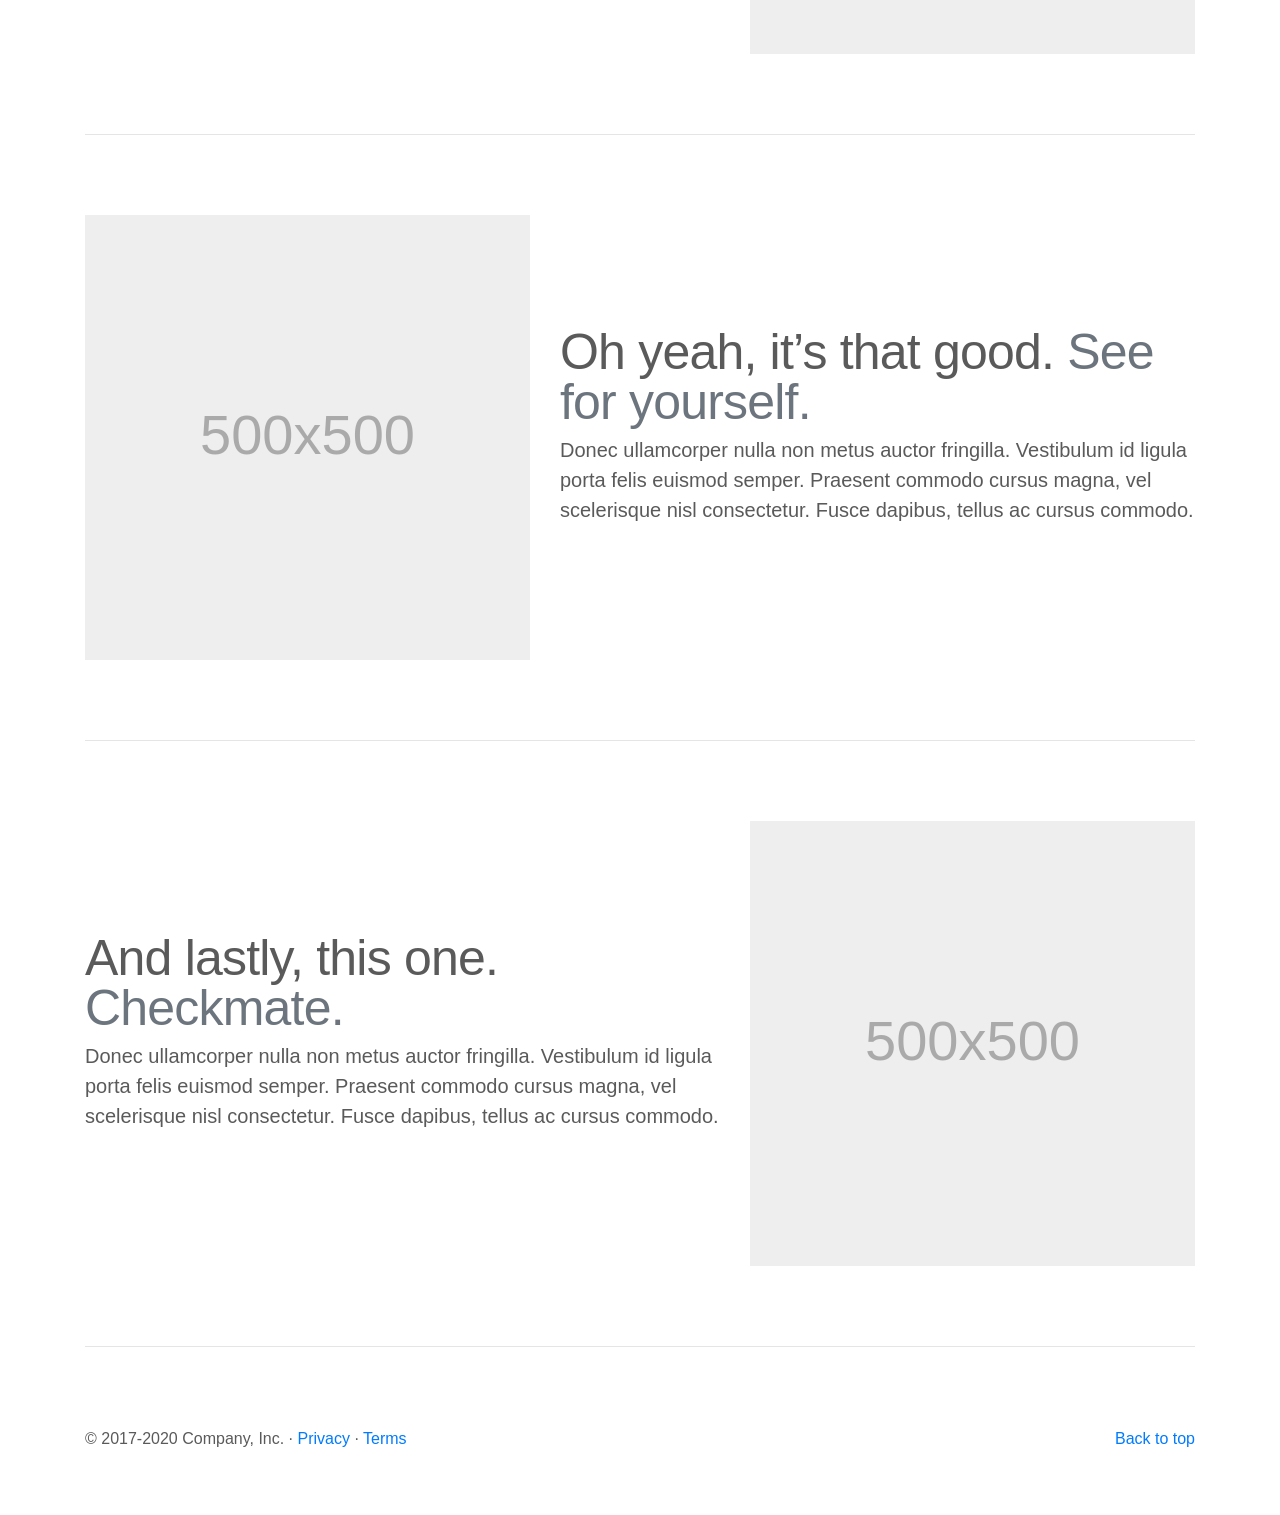
<file: bootstrap-4.5.2-examples/carousel/index.html>
<!doctype html>
<html lang="en">
  <head>
    <meta charset="utf-8">
    <meta name="viewport" content="width=device-width, initial-scale=1, shrink-to-fit=no">
    <meta name="description" content="">
    <meta name="author" content="Mark Otto, Jacob Thornton, and Bootstrap contributors">
    <meta name="generator" content="Jekyll v4.1.1">
    <title>Carousel Template · Bootstrap</title>

    <link rel="canonical" href="https://getbootstrap.com/docs/4.5/examples/carousel/">

    <!-- Bootstrap core CSS -->
<link href="../assets/dist/css/bootstrap.min.css" rel="stylesheet">

    <style>
      .bd-placeholder-img {
        font-size: 1.125rem;
        text-anchor: middle;
        -webkit-user-select: none;
        -moz-user-select: none;
        -ms-user-select: none;
        user-select: none;
      }

      @media (min-width: 768px) {
        .bd-placeholder-img-lg {
          font-size: 3.5rem;
        }
      }
    </style>
    <!-- Custom styles for this template -->
    <link href="carousel.css" rel="stylesheet">
  </head>
  <body>
    <header>
  <nav class="navbar navbar-expand-md navbar-dark fixed-top bg-dark">
    <a class="navbar-brand" href="#">Carousel</a>
    <button class="navbar-toggler" type="button" data-toggle="collapse" data-target="#navbarCollapse" aria-controls="navbarCollapse" aria-expanded="false" aria-label="Toggle navigation">
      <span class="navbar-toggler-icon"></span>
    </button>
    <div class="collapse navbar-collapse" id="navbarCollapse">
      <ul class="navbar-nav mr-auto">
        <li class="nav-item active">
          <a class="nav-link" href="#">Home <span class="sr-only">(current)</span></a>
        </li>
        <li class="nav-item">
          <a class="nav-link" href="#">Link</a>
        </li>
        <li class="nav-item">
          <a class="nav-link disabled" href="#" tabindex="-1" aria-disabled="true">Disabled</a>
        </li>
      </ul>
      <form class="form-inline mt-2 mt-md-0">
        <input class="form-control mr-sm-2" type="text" placeholder="Search" aria-label="Search">
        <button class="btn btn-outline-success my-2 my-sm-0" type="submit">Search</button>
      </form>
    </div>
  </nav>
</header>

<main role="main">

  <div id="myCarousel" class="carousel slide" data-ride="carousel">
    <ol class="carousel-indicators">
      <li data-target="#myCarousel" data-slide-to="0" class="active"></li>
      <li data-target="#myCarousel" data-slide-to="1"></li>
      <li data-target="#myCarousel" data-slide-to="2"></li>
    </ol>
    <div class="carousel-inner">
      <div class="carousel-item active">
        <svg class="bd-placeholder-img" width="100%" height="100%" xmlns="http://www.w3.org/2000/svg" preserveAspectRatio="xMidYMid slice" focusable="false" role="img"><rect width="100%" height="100%" fill="#777"/></svg>
        <div class="container">
          <div class="carousel-caption text-left">
            <h1>Example headline.</h1>
            <p>Cras justo odio, dapibus ac facilisis in, egestas eget quam. Donec id elit non mi porta gravida at eget metus. Nullam id dolor id nibh ultricies vehicula ut id elit.</p>
            <p><a class="btn btn-lg btn-primary" href="#" role="button">Sign up today</a></p>
          </div>
        </div>
      </div>
      <div class="carousel-item">
        <svg class="bd-placeholder-img" width="100%" height="100%" xmlns="http://www.w3.org/2000/svg" preserveAspectRatio="xMidYMid slice" focusable="false" role="img"><rect width="100%" height="100%" fill="#777"/></svg>
        <div class="container">
          <div class="carousel-caption">
            <h1>Another example headline.</h1>
            <p>Cras justo odio, dapibus ac facilisis in, egestas eget quam. Donec id elit non mi porta gravida at eget metus. Nullam id dolor id nibh ultricies vehicula ut id elit.</p>
            <p><a class="btn btn-lg btn-primary" href="#" role="button">Learn more</a></p>
          </div>
        </div>
      </div>
      <div class="carousel-item">
        <svg class="bd-placeholder-img" width="100%" height="100%" xmlns="http://www.w3.org/2000/svg" preserveAspectRatio="xMidYMid slice" focusable="false" role="img"><rect width="100%" height="100%" fill="#777"/></svg>
        <div class="container">
          <div class="carousel-caption text-right">
            <h1>One more for good measure.</h1>
            <p>Cras justo odio, dapibus ac facilisis in, egestas eget quam. Donec id elit non mi porta gravida at eget metus. Nullam id dolor id nibh ultricies vehicula ut id elit.</p>
            <p><a class="btn btn-lg btn-primary" href="#" role="button">Browse gallery</a></p>
          </div>
        </div>
      </div>
    </div>
    <a class="carousel-control-prev" href="#myCarousel" role="button" data-slide="prev">
      <span class="carousel-control-prev-icon" aria-hidden="true"></span>
      <span class="sr-only">Previous</span>
    </a>
    <a class="carousel-control-next" href="#myCarousel" role="button" data-slide="next">
      <span class="carousel-control-next-icon" aria-hidden="true"></span>
      <span class="sr-only">Next</span>
    </a>
  </div>


  <!-- Marketing messaging and featurettes
  ================================================== -->
  <!-- Wrap the rest of the page in another container to center all the content. -->

  <div class="container marketing">

    <!-- Three columns of text below the carousel -->
    <div class="row">
      <div class="col-lg-4">
        <svg class="bd-placeholder-img rounded-circle" width="140" height="140" xmlns="http://www.w3.org/2000/svg" preserveAspectRatio="xMidYMid slice" focusable="false" role="img" aria-label="Placeholder: 140x140"><title>Placeholder</title><rect width="100%" height="100%" fill="#777"/><text x="50%" y="50%" fill="#777" dy=".3em">140x140</text></svg>
        <h2>Heading</h2>
        <p>Donec sed odio dui. Etiam porta sem malesuada magna mollis euismod. Nullam id dolor id nibh ultricies vehicula ut id elit. Morbi leo risus, porta ac consectetur ac, vestibulum at eros. Praesent commodo cursus magna.</p>
        <p><a class="btn btn-secondary" href="#" role="button">View details &raquo;</a></p>
      </div><!-- /.col-lg-4 -->
      <div class="col-lg-4">
        <svg class="bd-placeholder-img rounded-circle" width="140" height="140" xmlns="http://www.w3.org/2000/svg" preserveAspectRatio="xMidYMid slice" focusable="false" role="img" aria-label="Placeholder: 140x140"><title>Placeholder</title><rect width="100%" height="100%" fill="#777"/><text x="50%" y="50%" fill="#777" dy=".3em">140x140</text></svg>
        <h2>Heading</h2>
        <p>Duis mollis, est non commodo luctus, nisi erat porttitor ligula, eget lacinia odio sem nec elit. Cras mattis consectetur purus sit amet fermentum. Fusce dapibus, tellus ac cursus commodo, tortor mauris condimentum nibh.</p>
        <p><a class="btn btn-secondary" href="#" role="button">View details &raquo;</a></p>
      </div><!-- /.col-lg-4 -->
      <div class="col-lg-4">
        <svg class="bd-placeholder-img rounded-circle" width="140" height="140" xmlns="http://www.w3.org/2000/svg" preserveAspectRatio="xMidYMid slice" focusable="false" role="img" aria-label="Placeholder: 140x140"><title>Placeholder</title><rect width="100%" height="100%" fill="#777"/><text x="50%" y="50%" fill="#777" dy=".3em">140x140</text></svg>
        <h2>Heading</h2>
        <p>Donec sed odio dui. Cras justo odio, dapibus ac facilisis in, egestas eget quam. Vestibulum id ligula porta felis euismod semper. Fusce dapibus, tellus ac cursus commodo, tortor mauris condimentum nibh, ut fermentum massa justo sit amet risus.</p>
        <p><a class="btn btn-secondary" href="#" role="button">View details &raquo;</a></p>
      </div><!-- /.col-lg-4 -->
    </div><!-- /.row -->


    <!-- START THE FEATURETTES -->

    <hr class="featurette-divider">

    <div class="row featurette">
      <div class="col-md-7">
        <h2 class="featurette-heading">First featurette heading. <span class="text-muted">It’ll blow your mind.</span></h2>
        <p class="lead">Donec ullamcorper nulla non metus auctor fringilla. Vestibulum id ligula porta felis euismod semper. Praesent commodo cursus magna, vel scelerisque nisl consectetur. Fusce dapibus, tellus ac cursus commodo.</p>
      </div>
      <div class="col-md-5">
        <svg class="bd-placeholder-img bd-placeholder-img-lg featurette-image img-fluid mx-auto" width="500" height="500" xmlns="http://www.w3.org/2000/svg" preserveAspectRatio="xMidYMid slice" focusable="false" role="img" aria-label="Placeholder: 500x500"><title>Placeholder</title><rect width="100%" height="100%" fill="#eee"/><text x="50%" y="50%" fill="#aaa" dy=".3em">500x500</text></svg>
      </div>
    </div>

    <hr class="featurette-divider">

    <div class="row featurette">
      <div class="col-md-7 order-md-2">
        <h2 class="featurette-heading">Oh yeah, it’s that good. <span class="text-muted">See for yourself.</span></h2>
        <p class="lead">Donec ullamcorper nulla non metus auctor fringilla. Vestibulum id ligula porta felis euismod semper. Praesent commodo cursus magna, vel scelerisque nisl consectetur. Fusce dapibus, tellus ac cursus commodo.</p>
      </div>
      <div class="col-md-5 order-md-1">
        <svg class="bd-placeholder-img bd-placeholder-img-lg featurette-image img-fluid mx-auto" width="500" height="500" xmlns="http://www.w3.org/2000/svg" preserveAspectRatio="xMidYMid slice" focusable="false" role="img" aria-label="Placeholder: 500x500"><title>Placeholder</title><rect width="100%" height="100%" fill="#eee"/><text x="50%" y="50%" fill="#aaa" dy=".3em">500x500</text></svg>
      </div>
    </div>

    <hr class="featurette-divider">

    <div class="row featurette">
      <div class="col-md-7">
        <h2 class="featurette-heading">And lastly, this one. <span class="text-muted">Checkmate.</span></h2>
        <p class="lead">Donec ullamcorper nulla non metus auctor fringilla. Vestibulum id ligula porta felis euismod semper. Praesent commodo cursus magna, vel scelerisque nisl consectetur. Fusce dapibus, tellus ac cursus commodo.</p>
      </div>
      <div class="col-md-5">
        <svg class="bd-placeholder-img bd-placeholder-img-lg featurette-image img-fluid mx-auto" width="500" height="500" xmlns="http://www.w3.org/2000/svg" preserveAspectRatio="xMidYMid slice" focusable="false" role="img" aria-label="Placeholder: 500x500"><title>Placeholder</title><rect width="100%" height="100%" fill="#eee"/><text x="50%" y="50%" fill="#aaa" dy=".3em">500x500</text></svg>
      </div>
    </div>

    <hr class="featurette-divider">

    <!-- /END THE FEATURETTES -->

  </div><!-- /.container -->


  <!-- FOOTER -->
  <footer class="container">
    <p class="float-right"><a href="#">Back to top</a></p>
    <p>&copy; 2017-2020 Company, Inc. &middot; <a href="#">Privacy</a> &middot; <a href="#">Terms</a></p>
  </footer>
</main>
<script src="https://code.jquery.com/jquery-3.5.1.slim.min.js" integrity="sha384-DfXdz2htPH0lsSSs5nCTpuj/zy4C+OGpamoFVy38MVBnE+IbbVYUew+OrCXaRkfj" crossorigin="anonymous"></script>
      <script>window.jQuery || document.write('<script src="../assets/js/vendor/jquery.slim.min.js"><\/script>')</script><script src="../assets/dist/js/bootstrap.bundle.min.js"></script>
</html>
</file>
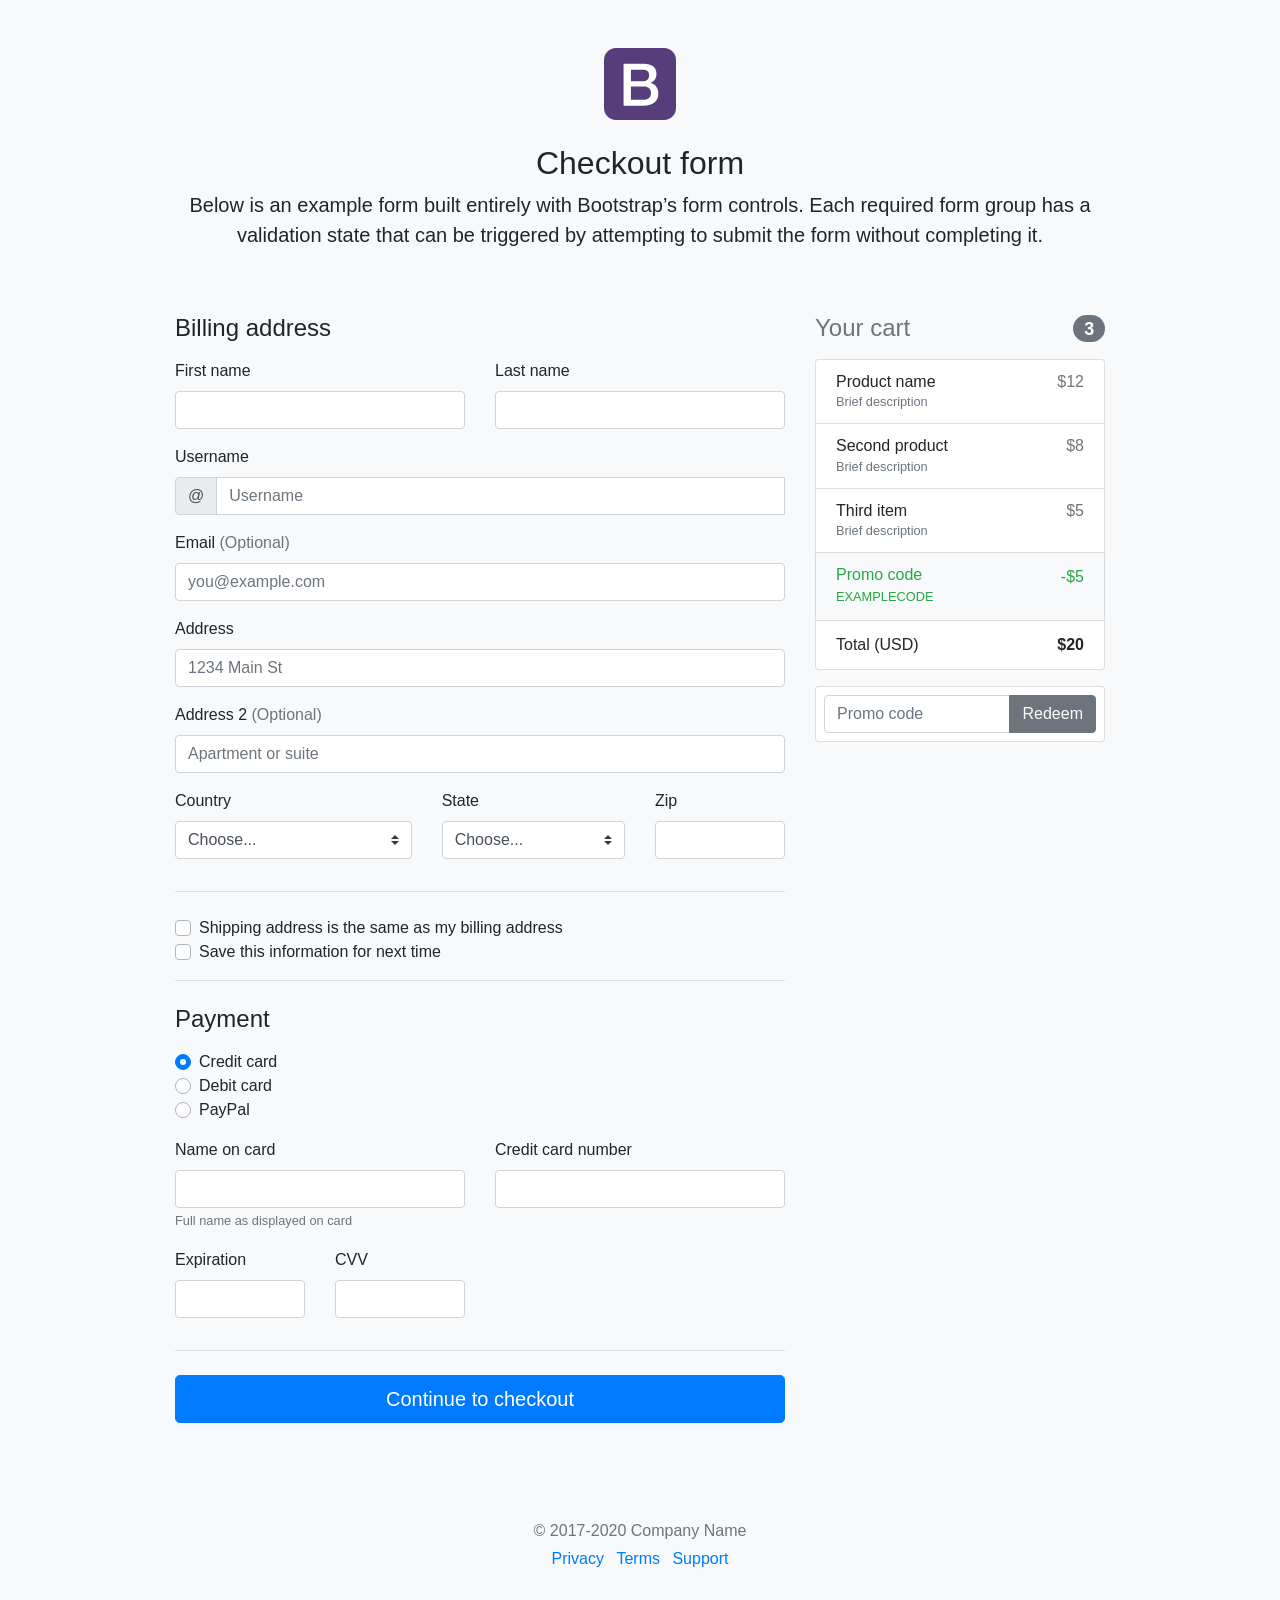
<file: bootstrap-4.5.2-examples/checkout/index.html>
<!doctype html>
<html lang="en">
  <head>
    <meta charset="utf-8">
    <meta name="viewport" content="width=device-width, initial-scale=1, shrink-to-fit=no">
    <meta name="description" content="">
    <meta name="author" content="Mark Otto, Jacob Thornton, and Bootstrap contributors">
    <meta name="generator" content="Jekyll v4.1.1">
    <title>Checkout example · Bootstrap</title>

    <link rel="canonical" href="https://getbootstrap.com/docs/4.5/examples/checkout/">

    <!-- Bootstrap core CSS -->
<link href="../assets/dist/css/bootstrap.min.css" rel="stylesheet">

    <style>
      .bd-placeholder-img {
        font-size: 1.125rem;
        text-anchor: middle;
        -webkit-user-select: none;
        -moz-user-select: none;
        -ms-user-select: none;
        user-select: none;
      }

      @media (min-width: 768px) {
        .bd-placeholder-img-lg {
          font-size: 3.5rem;
        }
      }
    </style>
    <!-- Custom styles for this template -->
    <link href="form-validation.css" rel="stylesheet">
  </head>
  <body class="bg-light">
    <div class="container">
  <div class="py-5 text-center">
    <img class="d-block mx-auto mb-4" src="../assets/brand/bootstrap-solid.svg" alt="" width="72" height="72">
    <h2>Checkout form</h2>
    <p class="lead">Below is an example form built entirely with Bootstrap’s form controls. Each required form group has a validation state that can be triggered by attempting to submit the form without completing it.</p>
  </div>

  <div class="row">
    <div class="col-md-4 order-md-2 mb-4">
      <h4 class="d-flex justify-content-between align-items-center mb-3">
        <span class="text-muted">Your cart</span>
        <span class="badge badge-secondary badge-pill">3</span>
      </h4>
      <ul class="list-group mb-3">
        <li class="list-group-item d-flex justify-content-between lh-condensed">
          <div>
            <h6 class="my-0">Product name</h6>
            <small class="text-muted">Brief description</small>
          </div>
          <span class="text-muted">$12</span>
        </li>
        <li class="list-group-item d-flex justify-content-between lh-condensed">
          <div>
            <h6 class="my-0">Second product</h6>
            <small class="text-muted">Brief description</small>
          </div>
          <span class="text-muted">$8</span>
        </li>
        <li class="list-group-item d-flex justify-content-between lh-condensed">
          <div>
            <h6 class="my-0">Third item</h6>
            <small class="text-muted">Brief description</small>
          </div>
          <span class="text-muted">$5</span>
        </li>
        <li class="list-group-item d-flex justify-content-between bg-light">
          <div class="text-success">
            <h6 class="my-0">Promo code</h6>
            <small>EXAMPLECODE</small>
          </div>
          <span class="text-success">-$5</span>
        </li>
        <li class="list-group-item d-flex justify-content-between">
          <span>Total (USD)</span>
          <strong>$20</strong>
        </li>
      </ul>

      <form class="card p-2">
        <div class="input-group">
          <input type="text" class="form-control" placeholder="Promo code">
          <div class="input-group-append">
            <button type="submit" class="btn btn-secondary">Redeem</button>
          </div>
        </div>
      </form>
    </div>
    <div class="col-md-8 order-md-1">
      <h4 class="mb-3">Billing address</h4>
      <form class="needs-validation" novalidate>
        <div class="row">
          <div class="col-md-6 mb-3">
            <label for="firstName">First name</label>
            <input type="text" class="form-control" id="firstName" placeholder="" value="" required>
            <div class="invalid-feedback">
              Valid first name is required.
            </div>
          </div>
          <div class="col-md-6 mb-3">
            <label for="lastName">Last name</label>
            <input type="text" class="form-control" id="lastName" placeholder="" value="" required>
            <div class="invalid-feedback">
              Valid last name is required.
            </div>
          </div>
        </div>

        <div class="mb-3">
          <label for="username">Username</label>
          <div class="input-group">
            <div class="input-group-prepend">
              <span class="input-group-text">@</span>
            </div>
            <input type="text" class="form-control" id="username" placeholder="Username" required>
            <div class="invalid-feedback" style="width: 100%;">
              Your username is required.
            </div>
          </div>
        </div>

        <div class="mb-3">
          <label for="email">Email <span class="text-muted">(Optional)</span></label>
          <input type="email" class="form-control" id="email" placeholder="you@example.com">
          <div class="invalid-feedback">
            Please enter a valid email address for shipping updates.
          </div>
        </div>

        <div class="mb-3">
          <label for="address">Address</label>
          <input type="text" class="form-control" id="address" placeholder="1234 Main St" required>
          <div class="invalid-feedback">
            Please enter your shipping address.
          </div>
        </div>

        <div class="mb-3">
          <label for="address2">Address 2 <span class="text-muted">(Optional)</span></label>
          <input type="text" class="form-control" id="address2" placeholder="Apartment or suite">
        </div>

        <div class="row">
          <div class="col-md-5 mb-3">
            <label for="country">Country</label>
            <select class="custom-select d-block w-100" id="country" required>
              <option value="">Choose...</option>
              <option>United States</option>
            </select>
            <div class="invalid-feedback">
              Please select a valid country.
            </div>
          </div>
          <div class="col-md-4 mb-3">
            <label for="state">State</label>
            <select class="custom-select d-block w-100" id="state" required>
              <option value="">Choose...</option>
              <option>California</option>
            </select>
            <div class="invalid-feedback">
              Please provide a valid state.
            </div>
          </div>
          <div class="col-md-3 mb-3">
            <label for="zip">Zip</label>
            <input type="text" class="form-control" id="zip" placeholder="" required>
            <div class="invalid-feedback">
              Zip code required.
            </div>
          </div>
        </div>
        <hr class="mb-4">
        <div class="custom-control custom-checkbox">
          <input type="checkbox" class="custom-control-input" id="same-address">
          <label class="custom-control-label" for="same-address">Shipping address is the same as my billing address</label>
        </div>
        <div class="custom-control custom-checkbox">
          <input type="checkbox" class="custom-control-input" id="save-info">
          <label class="custom-control-label" for="save-info">Save this information for next time</label>
        </div>
        <hr class="mb-4">

        <h4 class="mb-3">Payment</h4>

        <div class="d-block my-3">
          <div class="custom-control custom-radio">
            <input id="credit" name="paymentMethod" type="radio" class="custom-control-input" checked required>
            <label class="custom-control-label" for="credit">Credit card</label>
          </div>
          <div class="custom-control custom-radio">
            <input id="debit" name="paymentMethod" type="radio" class="custom-control-input" required>
            <label class="custom-control-label" for="debit">Debit card</label>
          </div>
          <div class="custom-control custom-radio">
            <input id="paypal" name="paymentMethod" type="radio" class="custom-control-input" required>
            <label class="custom-control-label" for="paypal">PayPal</label>
          </div>
        </div>
        <div class="row">
          <div class="col-md-6 mb-3">
            <label for="cc-name">Name on card</label>
            <input type="text" class="form-control" id="cc-name" placeholder="" required>
            <small class="text-muted">Full name as displayed on card</small>
            <div class="invalid-feedback">
              Name on card is required
            </div>
          </div>
          <div class="col-md-6 mb-3">
            <label for="cc-number">Credit card number</label>
            <input type="text" class="form-control" id="cc-number" placeholder="" required>
            <div class="invalid-feedback">
              Credit card number is required
            </div>
          </div>
        </div>
        <div class="row">
          <div class="col-md-3 mb-3">
            <label for="cc-expiration">Expiration</label>
            <input type="text" class="form-control" id="cc-expiration" placeholder="" required>
            <div class="invalid-feedback">
              Expiration date required
            </div>
          </div>
          <div class="col-md-3 mb-3">
            <label for="cc-cvv">CVV</label>
            <input type="text" class="form-control" id="cc-cvv" placeholder="" required>
            <div class="invalid-feedback">
              Security code required
            </div>
          </div>
        </div>
        <hr class="mb-4">
        <button class="btn btn-primary btn-lg btn-block" type="submit">Continue to checkout</button>
      </form>
    </div>
  </div>

  <footer class="my-5 pt-5 text-muted text-center text-small">
    <p class="mb-1">&copy; 2017-2020 Company Name</p>
    <ul class="list-inline">
      <li class="list-inline-item"><a href="#">Privacy</a></li>
      <li class="list-inline-item"><a href="#">Terms</a></li>
      <li class="list-inline-item"><a href="#">Support</a></li>
    </ul>
  </footer>
</div>
<script src="https://code.jquery.com/jquery-3.5.1.slim.min.js" integrity="sha384-DfXdz2htPH0lsSSs5nCTpuj/zy4C+OGpamoFVy38MVBnE+IbbVYUew+OrCXaRkfj" crossorigin="anonymous"></script>
      <script>window.jQuery || document.write('<script src="../assets/js/vendor/jquery.slim.min.js"><\/script>')</script><script src="../assets/dist/js/bootstrap.bundle.min.js"></script>
        <script src="form-validation.js"></script></body>
</html>
</file>
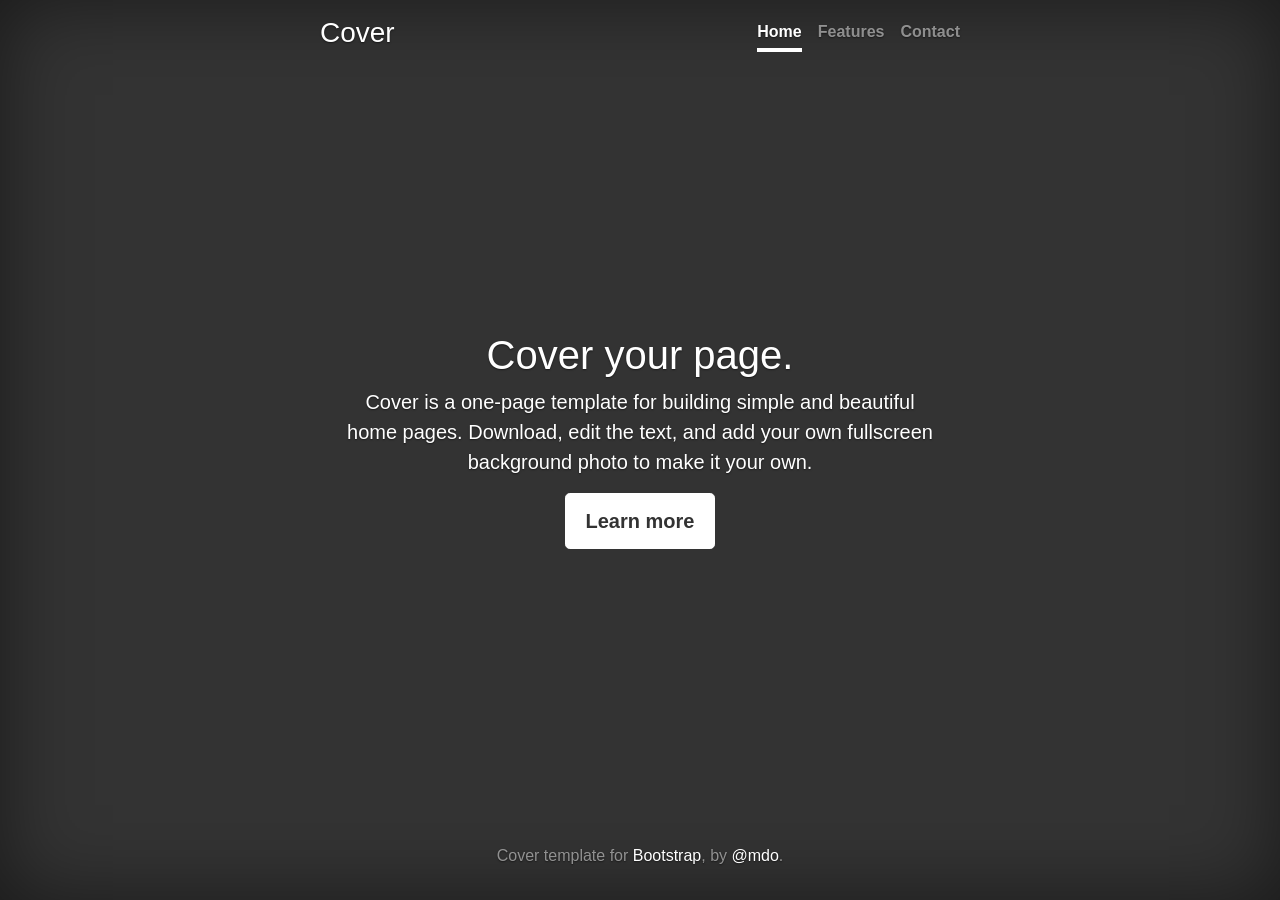
<file: bootstrap-4.5.2-examples/cover/index.html>
<!doctype html>
<html lang="en">
  <head>
    <meta charset="utf-8">
    <meta name="viewport" content="width=device-width, initial-scale=1, shrink-to-fit=no">
    <meta name="description" content="">
    <meta name="author" content="Mark Otto, Jacob Thornton, and Bootstrap contributors">
    <meta name="generator" content="Jekyll v4.1.1">
    <title>Cover Template · Bootstrap</title>

    <link rel="canonical" href="https://getbootstrap.com/docs/4.5/examples/cover/">

    <!-- Bootstrap core CSS -->
<link href="../assets/dist/css/bootstrap.min.css" rel="stylesheet">

    <style>
      .bd-placeholder-img {
        font-size: 1.125rem;
        text-anchor: middle;
        -webkit-user-select: none;
        -moz-user-select: none;
        -ms-user-select: none;
        user-select: none;
      }

      @media (min-width: 768px) {
        .bd-placeholder-img-lg {
          font-size: 3.5rem;
        }
      }
    </style>
    <!-- Custom styles for this template -->
    <link href="cover.css" rel="stylesheet">
  </head>
  <body class="text-center">
    <div class="cover-container d-flex w-100 h-100 p-3 mx-auto flex-column">
  <header class="masthead mb-auto">
    <div class="inner">
      <h3 class="masthead-brand">Cover</h3>
      <nav class="nav nav-masthead justify-content-center">
        <a class="nav-link active" href="#">Home</a>
        <a class="nav-link" href="#">Features</a>
        <a class="nav-link" href="#">Contact</a>
      </nav>
    </div>
  </header>

  <main role="main" class="inner cover">
    <h1 class="cover-heading">Cover your page.</h1>
    <p class="lead">Cover is a one-page template for building simple and beautiful home pages. Download, edit the text, and add your own fullscreen background photo to make it your own.</p>
    <p class="lead">
      <a href="#" class="btn btn-lg btn-secondary">Learn more</a>
    </p>
  </main>

  <footer class="mastfoot mt-auto">
    <div class="inner">
      <p>Cover template for <a href="https://getbootstrap.com/">Bootstrap</a>, by <a href="https://twitter.com/mdo">@mdo</a>.</p>
    </div>
  </footer>
</div>
</body>
</html>
</file>
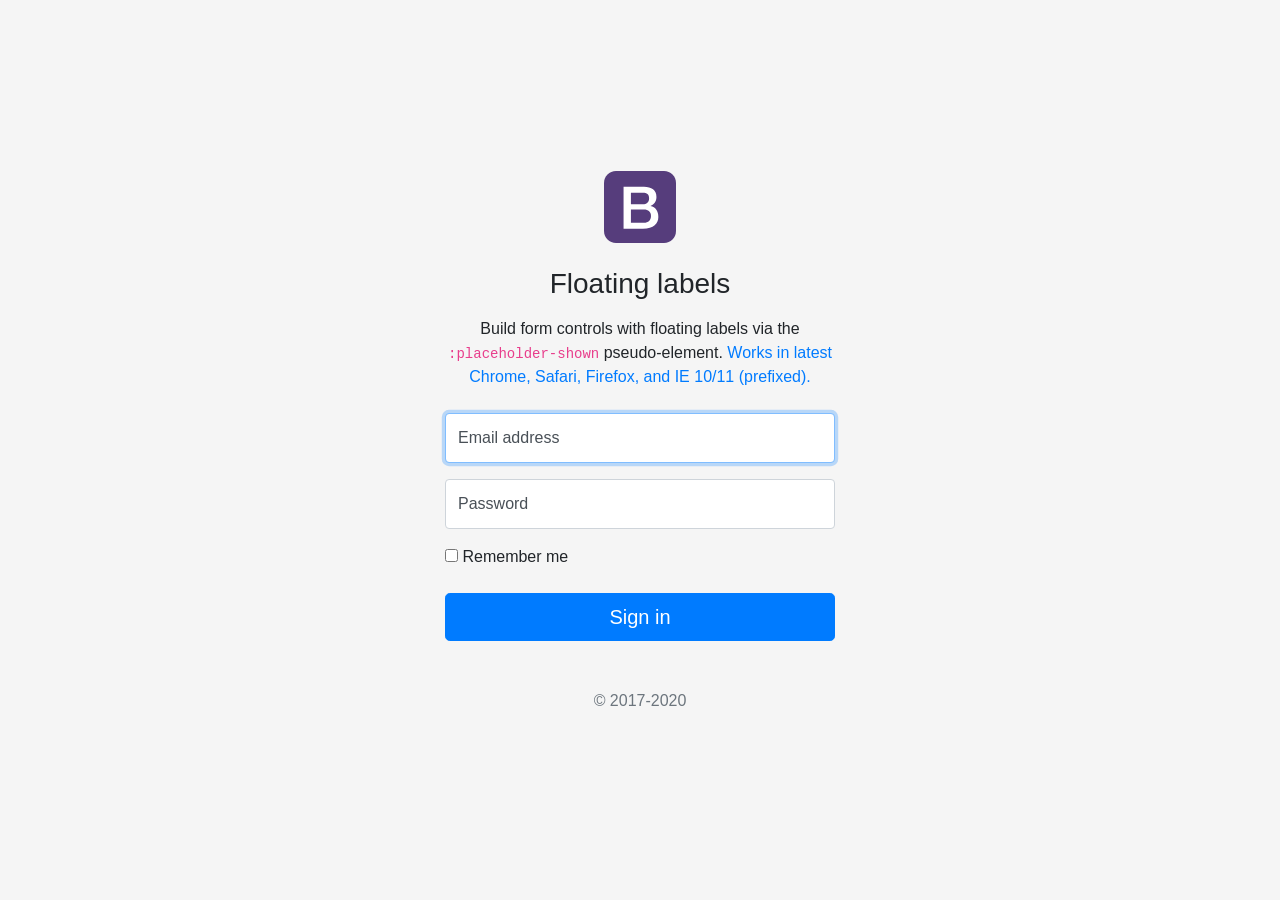
<file: bootstrap-4.5.2-examples/floating-labels/index.html>
<!doctype html>
<html lang="en">
  <head>
    <meta charset="utf-8">
    <meta name="viewport" content="width=device-width, initial-scale=1, shrink-to-fit=no">
    <meta name="description" content="">
    <meta name="author" content="Mark Otto, Jacob Thornton, and Bootstrap contributors">
    <meta name="generator" content="Jekyll v4.1.1">
    <title>Floating labels example · Bootstrap</title>

    <link rel="canonical" href="https://getbootstrap.com/docs/4.5/examples/floating-labels/">

    <!-- Bootstrap core CSS -->
<link href="../assets/dist/css/bootstrap.min.css" rel="stylesheet">

    <style>
      .bd-placeholder-img {
        font-size: 1.125rem;
        text-anchor: middle;
        -webkit-user-select: none;
        -moz-user-select: none;
        -ms-user-select: none;
        user-select: none;
      }

      @media (min-width: 768px) {
        .bd-placeholder-img-lg {
          font-size: 3.5rem;
        }
      }
    </style>
    <!-- Custom styles for this template -->
    <link href="floating-labels.css" rel="stylesheet">
  </head>
  <body>
    <form class="form-signin">
  <div class="text-center mb-4">
    <img class="mb-4" src="../assets/brand/bootstrap-solid.svg" alt="" width="72" height="72">
    <h1 class="h3 mb-3 font-weight-normal">Floating labels</h1>
    <p>Build form controls with floating labels via the <code>:placeholder-shown</code> pseudo-element. <a href="https://caniuse.com/#feat=css-placeholder-shown">Works in latest Chrome, Safari, Firefox, and IE 10/11 (prefixed).</a></p>
  </div>

  <div class="form-label-group">
    <input type="email" id="inputEmail" class="form-control" placeholder="Email address" required autofocus>
    <label for="inputEmail">Email address</label>
  </div>

  <div class="form-label-group">
    <input type="password" id="inputPassword" class="form-control" placeholder="Password" required>
    <label for="inputPassword">Password</label>
  </div>

  <div class="checkbox mb-3">
    <label>
      <input type="checkbox" value="remember-me"> Remember me
    </label>
  </div>
  <button class="btn btn-lg btn-primary btn-block" type="submit">Sign in</button>
  <p class="mt-5 mb-3 text-muted text-center">&copy; 2017-2020</p>
</form>
</body>
</html>
</file>
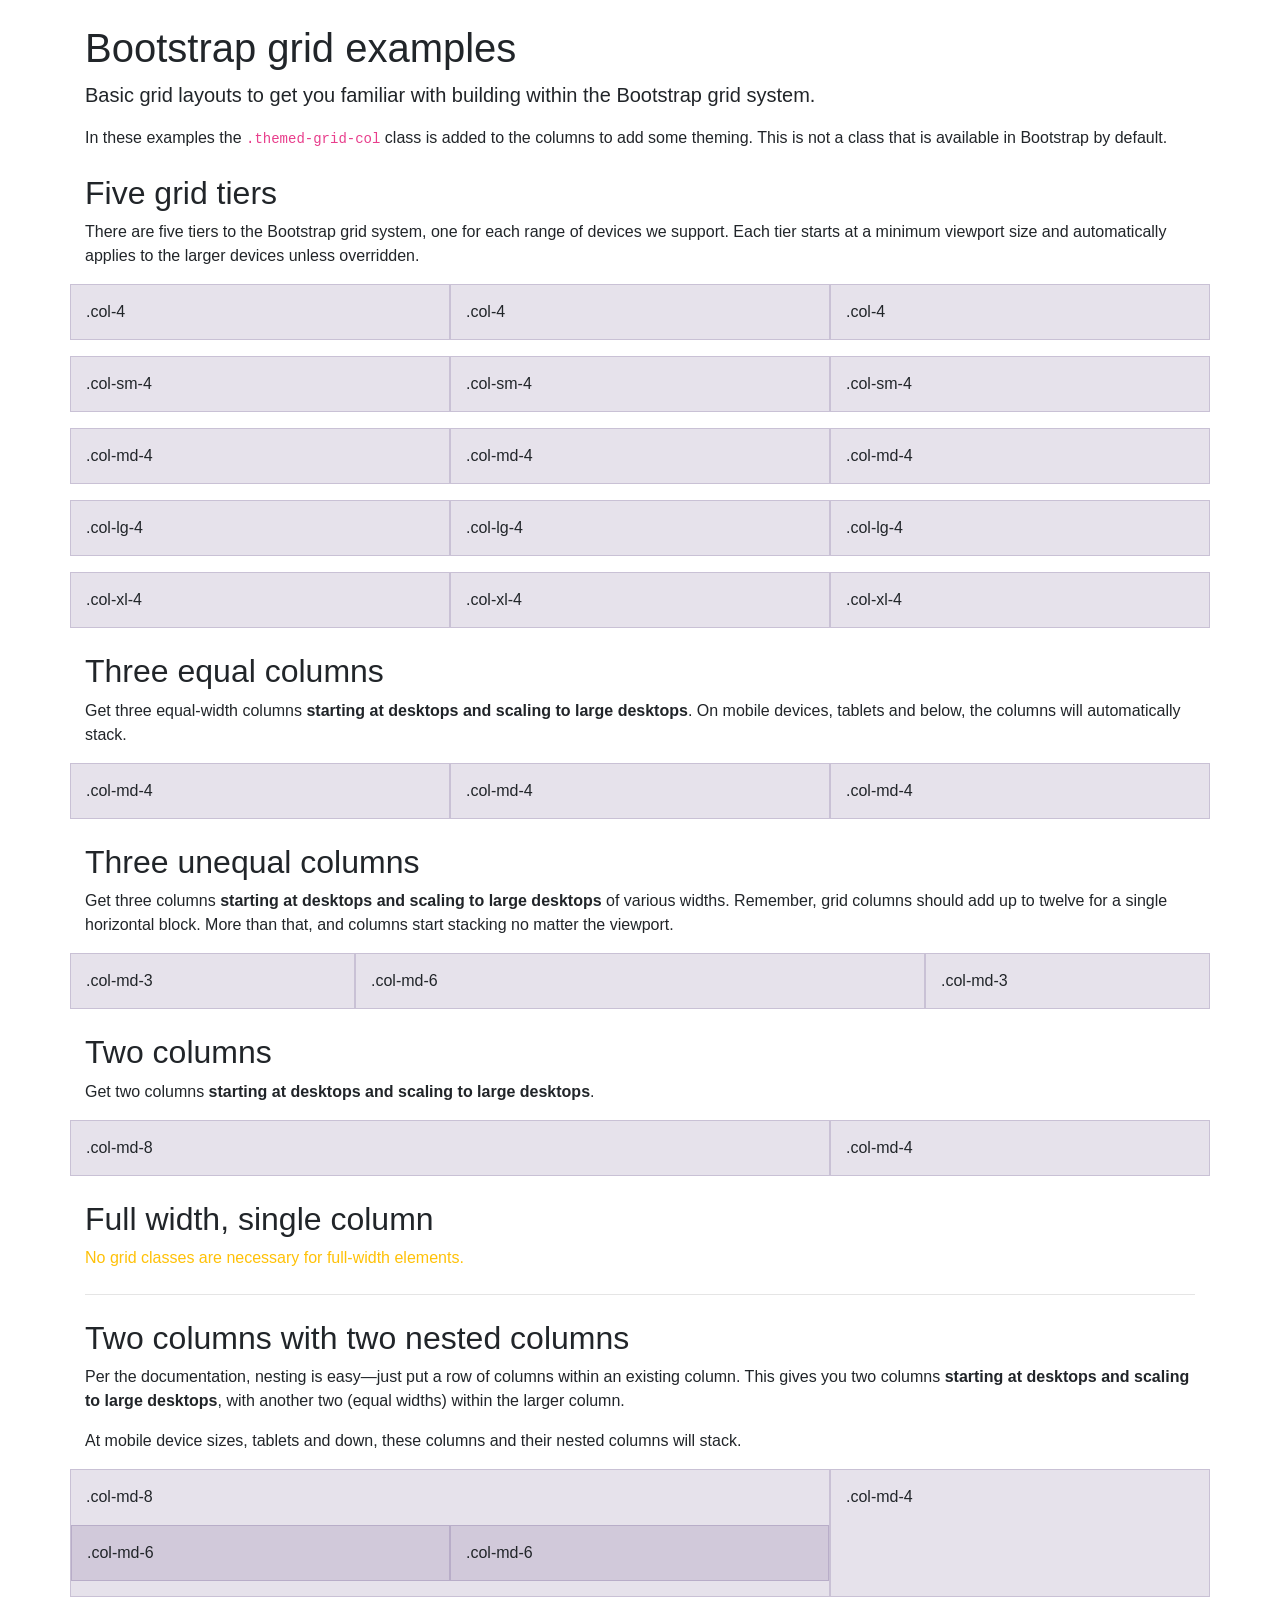
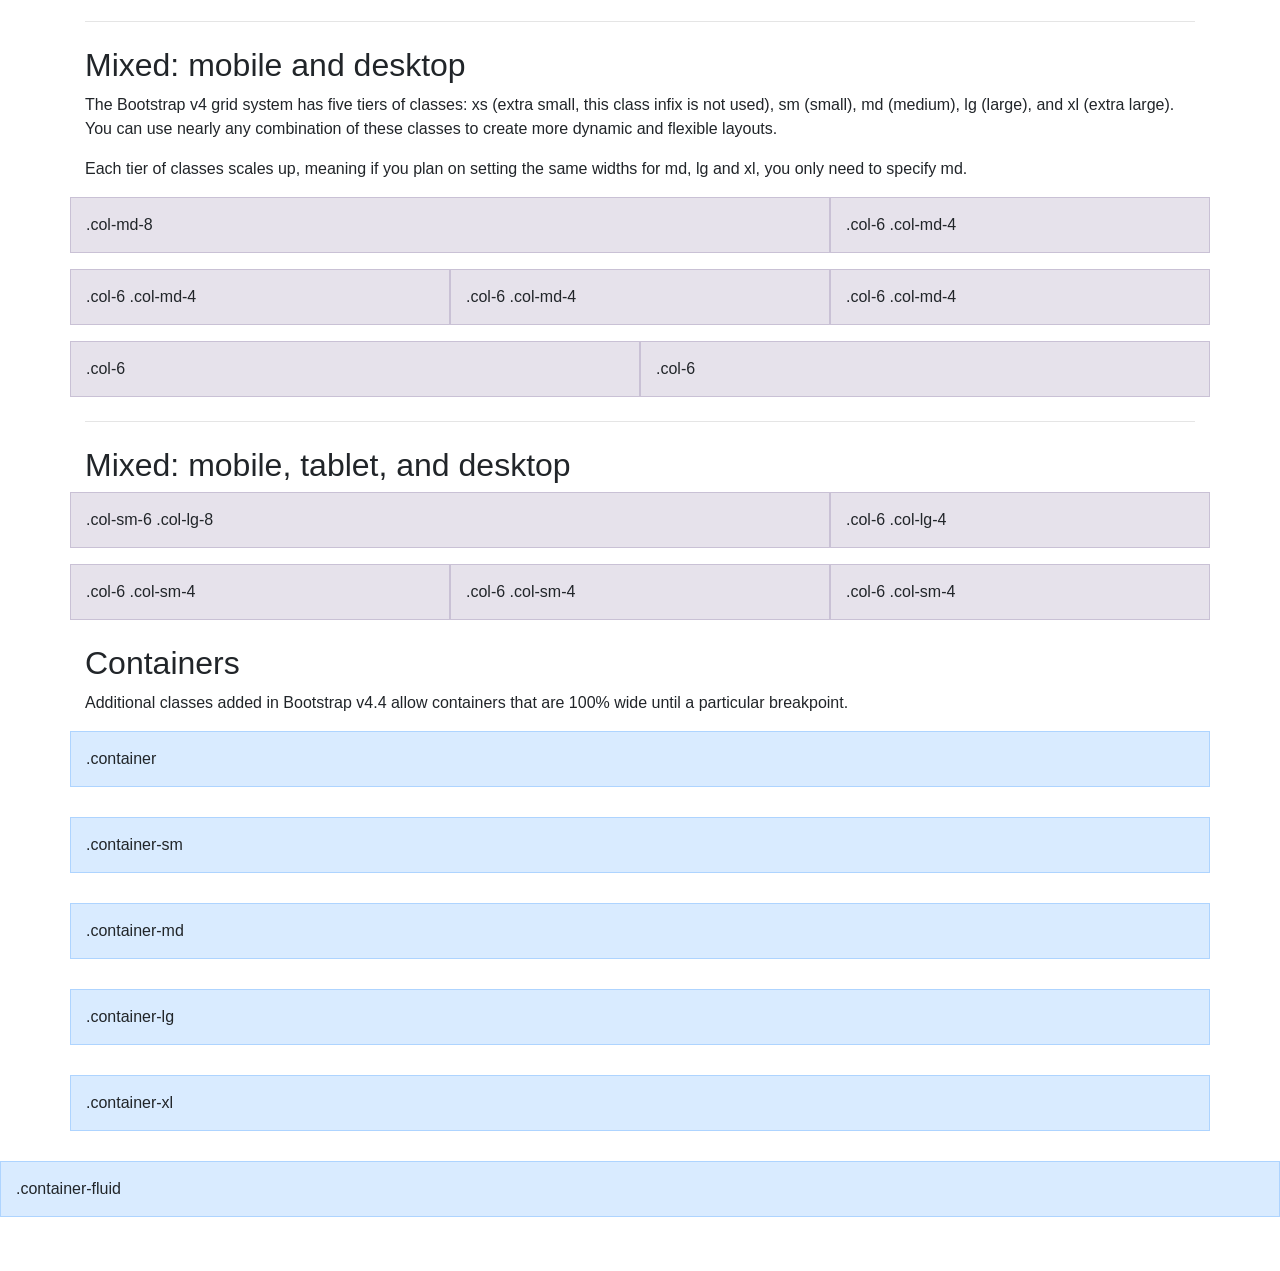
<file: bootstrap-4.5.2-examples/grid/index.html>
<!doctype html>
<html lang="en">
  <head>
    <meta charset="utf-8">
    <meta name="viewport" content="width=device-width, initial-scale=1, shrink-to-fit=no">
    <meta name="description" content="">
    <meta name="author" content="Mark Otto, Jacob Thornton, and Bootstrap contributors">
    <meta name="generator" content="Jekyll v4.1.1">
    <title>Grid Template · Bootstrap</title>

    <link rel="canonical" href="https://getbootstrap.com/docs/4.5/examples/grid/">

    <!-- Bootstrap core CSS -->
<link href="../assets/dist/css/bootstrap.min.css" rel="stylesheet">

    <style>
      .bd-placeholder-img {
        font-size: 1.125rem;
        text-anchor: middle;
        -webkit-user-select: none;
        -moz-user-select: none;
        -ms-user-select: none;
        user-select: none;
      }

      @media (min-width: 768px) {
        .bd-placeholder-img-lg {
          font-size: 3.5rem;
        }
      }
    </style>
    <!-- Custom styles for this template -->
    <link href="grid.css" rel="stylesheet">
  </head>
  <body class="py-4">
    <div class="container">

  <h1>Bootstrap grid examples</h1>
  <p class="lead">Basic grid layouts to get you familiar with building within the Bootstrap grid system.</p>
  <p>In these examples the <code>.themed-grid-col</code> class is added to the columns to add some theming. This is not a class that is available in Bootstrap by default.</p>

  <h2 class="mt-4">Five grid tiers</h2>
  <p>There are five tiers to the Bootstrap grid system, one for each range of devices we support. Each tier starts at a minimum viewport size and automatically applies to the larger devices unless overridden.</p>

  <div class="row mb-3">
    <div class="col-4 themed-grid-col">.col-4</div>
    <div class="col-4 themed-grid-col">.col-4</div>
    <div class="col-4 themed-grid-col">.col-4</div>
  </div>

  <div class="row mb-3">
    <div class="col-sm-4 themed-grid-col">.col-sm-4</div>
    <div class="col-sm-4 themed-grid-col">.col-sm-4</div>
    <div class="col-sm-4 themed-grid-col">.col-sm-4</div>
  </div>

  <div class="row mb-3">
    <div class="col-md-4 themed-grid-col">.col-md-4</div>
    <div class="col-md-4 themed-grid-col">.col-md-4</div>
    <div class="col-md-4 themed-grid-col">.col-md-4</div>
  </div>

  <div class="row mb-3">
    <div class="col-lg-4 themed-grid-col">.col-lg-4</div>
    <div class="col-lg-4 themed-grid-col">.col-lg-4</div>
    <div class="col-lg-4 themed-grid-col">.col-lg-4</div>
  </div>

  <div class="row mb-3">
    <div class="col-xl-4 themed-grid-col">.col-xl-4</div>
    <div class="col-xl-4 themed-grid-col">.col-xl-4</div>
    <div class="col-xl-4 themed-grid-col">.col-xl-4</div>
  </div>

  <h2 class="mt-4">Three equal columns</h2>
  <p>Get three equal-width columns <strong>starting at desktops and scaling to large desktops</strong>. On mobile devices, tablets and below, the columns will automatically stack.</p>
  <div class="row mb-3">
    <div class="col-md-4 themed-grid-col">.col-md-4</div>
    <div class="col-md-4 themed-grid-col">.col-md-4</div>
    <div class="col-md-4 themed-grid-col">.col-md-4</div>
  </div>

  <h2 class="mt-4">Three unequal columns</h2>
  <p>Get three columns <strong>starting at desktops and scaling to large desktops</strong> of various widths. Remember, grid columns should add up to twelve for a single horizontal block. More than that, and columns start stacking no matter the viewport.</p>
  <div class="row mb-3">
    <div class="col-md-3 themed-grid-col">.col-md-3</div>
    <div class="col-md-6 themed-grid-col">.col-md-6</div>
    <div class="col-md-3 themed-grid-col">.col-md-3</div>
  </div>

  <h2 class="mt-4">Two columns</h2>
  <p>Get two columns <strong>starting at desktops and scaling to large desktops</strong>.</p>
  <div class="row mb-3">
    <div class="col-md-8 themed-grid-col">.col-md-8</div>
    <div class="col-md-4 themed-grid-col">.col-md-4</div>
  </div>

  <h2 class="mt-4">Full width, single column</h2>
  <p class="text-warning">
    No grid classes are necessary for full-width elements.
  </p>

  <hr class="my-4">

  <h2 class="mt-4">Two columns with two nested columns</h2>
  <p>Per the documentation, nesting is easy—just put a row of columns within an existing column. This gives you two columns <strong>starting at desktops and scaling to large desktops</strong>, with another two (equal widths) within the larger column.</p>
  <p>At mobile device sizes, tablets and down, these columns and their nested columns will stack.</p>
  <div class="row mb-3">
    <div class="col-md-8 themed-grid-col">
      <div class="pb-3">
        .col-md-8
      </div>
      <div class="row">
        <div class="col-md-6 themed-grid-col">.col-md-6</div>
        <div class="col-md-6 themed-grid-col">.col-md-6</div>
      </div>
    </div>
    <div class="col-md-4 themed-grid-col">.col-md-4</div>
  </div>

  <hr class="my-4">

  <h2 class="mt-4">Mixed: mobile and desktop</h2>
  <p>The Bootstrap v4 grid system has five tiers of classes: xs (extra small, this class infix is not used), sm (small), md (medium), lg (large), and xl (extra large). You can use nearly any combination of these classes to create more dynamic and flexible layouts.</p>
  <p>Each tier of classes scales up, meaning if you plan on setting the same widths for md, lg and xl, you only need to specify md.</p>
  <div class="row mb-3">
    <div class="col-md-8 themed-grid-col">.col-md-8</div>
    <div class="col-6 col-md-4 themed-grid-col">.col-6 .col-md-4</div>
  </div>
  <div class="row mb-3">
    <div class="col-6 col-md-4 themed-grid-col">.col-6 .col-md-4</div>
    <div class="col-6 col-md-4 themed-grid-col">.col-6 .col-md-4</div>
    <div class="col-6 col-md-4 themed-grid-col">.col-6 .col-md-4</div>
  </div>
  <div class="row mb-3">
    <div class="col-6 themed-grid-col">.col-6</div>
    <div class="col-6 themed-grid-col">.col-6</div>
  </div>

  <hr class="my-4">

  <h2 class="mt-4">Mixed: mobile, tablet, and desktop</h2>
  <div class="row mb-3">
    <div class="col-sm-6 col-lg-8 themed-grid-col">.col-sm-6 .col-lg-8</div>
    <div class="col-6 col-lg-4 themed-grid-col">.col-6 .col-lg-4</div>
  </div>
  <div class="row mb-3">
    <div class="col-6 col-sm-4 themed-grid-col">.col-6 .col-sm-4</div>
    <div class="col-6 col-sm-4 themed-grid-col">.col-6 .col-sm-4</div>
    <div class="col-6 col-sm-4 themed-grid-col">.col-6 .col-sm-4</div>
  </div>

</div>

<div class="container" id="containers">
  <h2 class="mt-4">Containers</h2>
  <p>Additional classes added in Bootstrap v4.4 allow containers that are 100% wide until a particular breakpoint.</p>
</div>

<div class="container themed-container">.container</div>
<div class="container-sm themed-container">.container-sm</div>
<div class="container-md themed-container">.container-md</div>
<div class="container-lg themed-container">.container-lg</div>
<div class="container-xl themed-container">.container-xl</div>
<div class="container-fluid themed-container">.container-fluid</div>
</body>
</html>
</file>
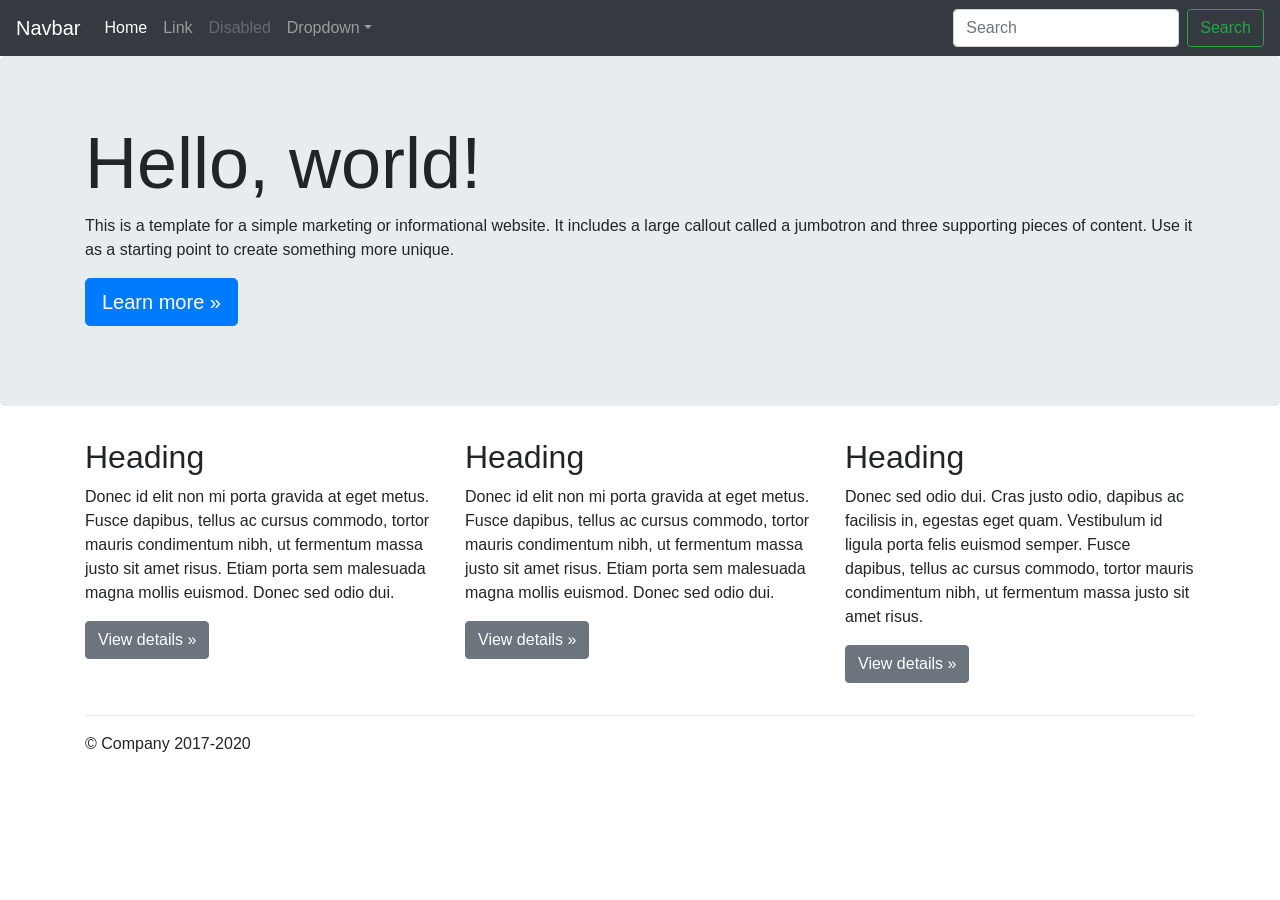
<file: bootstrap-4.5.2-examples/jumbotron/index.html>
<!doctype html>
<html lang="en">
  <head>
    <meta charset="utf-8">
    <meta name="viewport" content="width=device-width, initial-scale=1, shrink-to-fit=no">
    <meta name="description" content="">
    <meta name="author" content="Mark Otto, Jacob Thornton, and Bootstrap contributors">
    <meta name="generator" content="Jekyll v4.1.1">
    <title>Jumbotron Template · Bootstrap</title>

    <link rel="canonical" href="https://getbootstrap.com/docs/4.5/examples/jumbotron/">

    <!-- Bootstrap core CSS -->
<link href="../assets/dist/css/bootstrap.min.css" rel="stylesheet">

    <style>
      .bd-placeholder-img {
        font-size: 1.125rem;
        text-anchor: middle;
        -webkit-user-select: none;
        -moz-user-select: none;
        -ms-user-select: none;
        user-select: none;
      }

      @media (min-width: 768px) {
        .bd-placeholder-img-lg {
          font-size: 3.5rem;
        }
      }
    </style>
    <!-- Custom styles for this template -->
    <link href="jumbotron.css" rel="stylesheet">
  </head>
  <body>
    <nav class="navbar navbar-expand-md navbar-dark fixed-top bg-dark">
  <a class="navbar-brand" href="#">Navbar</a>
  <button class="navbar-toggler" type="button" data-toggle="collapse" data-target="#navbarsExampleDefault" aria-controls="navbarsExampleDefault" aria-expanded="false" aria-label="Toggle navigation">
    <span class="navbar-toggler-icon"></span>
  </button>

  <div class="collapse navbar-collapse" id="navbarsExampleDefault">
    <ul class="navbar-nav mr-auto">
      <li class="nav-item active">
        <a class="nav-link" href="#">Home <span class="sr-only">(current)</span></a>
      </li>
      <li class="nav-item">
        <a class="nav-link" href="#">Link</a>
      </li>
      <li class="nav-item">
        <a class="nav-link disabled" href="#" tabindex="-1" aria-disabled="true">Disabled</a>
      </li>
      <li class="nav-item dropdown">
        <a class="nav-link dropdown-toggle" href="#" id="dropdown01" data-toggle="dropdown" aria-haspopup="true" aria-expanded="false">Dropdown</a>
        <div class="dropdown-menu" aria-labelledby="dropdown01">
          <a class="dropdown-item" href="#">Action</a>
          <a class="dropdown-item" href="#">Another action</a>
          <a class="dropdown-item" href="#">Something else here</a>
        </div>
      </li>
    </ul>
    <form class="form-inline my-2 my-lg-0">
      <input class="form-control mr-sm-2" type="text" placeholder="Search" aria-label="Search">
      <button class="btn btn-outline-success my-2 my-sm-0" type="submit">Search</button>
    </form>
  </div>
</nav>

<main role="main">

  <!-- Main jumbotron for a primary marketing message or call to action -->
  <div class="jumbotron">
    <div class="container">
      <h1 class="display-3">Hello, world!</h1>
      <p>This is a template for a simple marketing or informational website. It includes a large callout called a jumbotron and three supporting pieces of content. Use it as a starting point to create something more unique.</p>
      <p><a class="btn btn-primary btn-lg" href="#" role="button">Learn more &raquo;</a></p>
    </div>
  </div>

  <div class="container">
    <!-- Example row of columns -->
    <div class="row">
      <div class="col-md-4">
        <h2>Heading</h2>
        <p>Donec id elit non mi porta gravida at eget metus. Fusce dapibus, tellus ac cursus commodo, tortor mauris condimentum nibh, ut fermentum massa justo sit amet risus. Etiam porta sem malesuada magna mollis euismod. Donec sed odio dui. </p>
        <p><a class="btn btn-secondary" href="#" role="button">View details &raquo;</a></p>
      </div>
      <div class="col-md-4">
        <h2>Heading</h2>
        <p>Donec id elit non mi porta gravida at eget metus. Fusce dapibus, tellus ac cursus commodo, tortor mauris condimentum nibh, ut fermentum massa justo sit amet risus. Etiam porta sem malesuada magna mollis euismod. Donec sed odio dui. </p>
        <p><a class="btn btn-secondary" href="#" role="button">View details &raquo;</a></p>
      </div>
      <div class="col-md-4">
        <h2>Heading</h2>
        <p>Donec sed odio dui. Cras justo odio, dapibus ac facilisis in, egestas eget quam. Vestibulum id ligula porta felis euismod semper. Fusce dapibus, tellus ac cursus commodo, tortor mauris condimentum nibh, ut fermentum massa justo sit amet risus.</p>
        <p><a class="btn btn-secondary" href="#" role="button">View details &raquo;</a></p>
      </div>
    </div>

    <hr>

  </div> <!-- /container -->

</main>

<footer class="container">
  <p>&copy; Company 2017-2020</p>
</footer>
<script src="https://code.jquery.com/jquery-3.5.1.slim.min.js" integrity="sha384-DfXdz2htPH0lsSSs5nCTpuj/zy4C+OGpamoFVy38MVBnE+IbbVYUew+OrCXaRkfj" crossorigin="anonymous"></script>
      <script>window.jQuery || document.write('<script src="../assets/js/vendor/jquery.slim.min.js"><\/script>')</script><script src="../assets/dist/js/bootstrap.bundle.min.js"></script>
</html>
</file>
<file: card/s.css>
* {
  padding: 0;
  margin: 0;
}
body {
  background-color: #e8e8e8;
}

h3 {
  margin: 0;
  color: white;
}

h6 {
  text-decoration: none;
  color: #ffffdd;
  font-size: 0.7rem;
  padding-top: 6px;
  font-weight: lighter;
  letter-spacing: normal;
  font-style: italic;
  margin: 0;
}

.end {
  text-align: center;
  display: flex;
  justify-content: center;
  align-items: center;
  text-transform: uppercase;
}
a {
  text-decoration: none;
  font-size: 1.2rem;
  letter-spacing: 1px;
  color: yellowgreen;
  font-weight: bold;
}

a:hover {
  text-decoration: none;
  color: yellow;
}

hr {
  color: white;
  background-color: white;
  margin: 0;
  margin-top: 0.5rem;
  margin-bottom: 0.5rem;
  width: 100%;
}

p {
  text-decoration: none;
  color: wheat;
  font-size: 0.8rem;
  font-weight: 500;
}

.container {
  display: flex;
  justify-content: center;
  align-items: center;
  height: 100vh;
}

.task-card {
  box-shadow: 3px 3px lightblue;
  border: 1px solid white;
  border-radius: 20px;
  width: 22rem;
  background-color: #045de9;
  background-image: linear-gradient(315deg, #045de9 0%, #09c6f9 74%);
  padding: 1.5rem 1rem;
}

.month {
  color: #a6dcef;
  text-transform: uppercase;
  font-weight: 500;
  letter-spacing: 1px;
}

.date {
  color: white;
  font-size: 1.8rem;
  font-weight: bold;
}

.deadline {
  text-align: center;
}
</file>
<file: CSS Creative Product Card UI Design  E commerce Card Using Html5 & CSS3  part-3 Code4Education 2020/style.css>
@import url('https://fonts.googleapis.com/css2?family=Poppins:wght@300;400;500;600;700;800;900&display=swap');
*{
    margin:0;
    padding:0;
    box-sizing: border-box;
} 
body {
  height: 100vh;
  background: linear-gradient(to bottom left, #eb3f4d, #7d0711);
  font-family: 'Poppins', sans-serif;
} 
.single-item{
  position:absolute;
  top:50%;
  left:50%;
  -webkit-transform:translate(-50%,-50%);
  transform:translate(-50%,-50%);
  width:670px;
  height:360px;
  max-width:100%;
  border:6px solid #fff;
  border-radius: 20px;
  background:whitesmoke;
  box-shadow:10px 30px 50px -20px rgba(0,0,0,0.1);
  box-sizing: border-box;
}
.left-set,
.right-set{
  position:relative;
  width:50%;
  height:100%;
}
.left-set{
  float:left;
  background: linear-gradient(#eb3f4d 50%,azure 50%);
  height:450px;
  width:320px;
  box-shadow: 0px 0px 50px rgba(0,0,0,0.1);
  margin-top:-50px;
  border-radius: 12px;
}
.left-set img{
  position:absolute;
  top:50%;
  left:50%;
  -webkit-transform:translate(-50%, -50%);
  transform:translate(-50%, -50%);
  width:300px;
  height:300px;
}
.right-set{
  float:right;
  padding:2rem 1rem;
  box-sizing: border-box;
}
.right-set .subname{
  font-weight: bold;
  font-size: 1rem;
  line-height: 1rem;
}
.right-set .price{
  padding:1rem 0;
  font-size:2rem;
  font-weight: bold;
}
.right-set .description p{
  font-size: 0.9rem;
  text-align: justify;
  -webkit-hyphens: auto;
  hyphens: auto;
}
.right-set .color{
  margin:1rem 0;
}
.right-set .color:after{
  content:'';
  display: block;
  clear:left;
}
.right-set .color ul li{
  width:20px;
  height:20px;
  border:2px solid #aaa;
  list-style: none;
  border-radius: 4px;
  float:right;
  left:-20px;
  margin-right:0.4rem;
  cursor: pointer;
  transition: all 0.4s ease;
}
.right-set .color ul li:nth-child(1){
  background:#a6121e;
  margin-right:40px;
}
.right-set .color ul li:nth-child(1):hover{
  border-color:#a6121e;
}
.right-set .color ul li:nth-child(2){
  background:azure;
}
.right-set .color ul li:nth-child(2):hover{
  border-color:azure;
}
.right-set button{
  width:70%;
  height:40px;
  margin-top:50px;
  border-radius: 20px;
  border:none;
  background: linear-gradient(to bottom left, #eb3f4d, #7d0711);
  box-shadow: 0px 0px 50px #db8f95; 
  color:#fff;
  cursor: pointer;
}

@media (max-width: 767px){
  .left-set{
    width:100%;
    border-radius: 12px;
    margin-top:0px;
    height:300px;
  }
  .right-set{
    float:left;
    width:100%;
  }
  .single-item{
    width:95%;
    height:auto;
  }
}
</file>
<file: Responsive assign task/style.css>
*{
    margin:0;
    padding:0;
    box-sizing:border-box;
  }
  body {
    background: #fbf3ff;
  } 
  .container {
    position: absolute;
    max-width: 800px;
    height: 500px;
    margin: auto;
    top: 50%;
    left: 50%;
    transform: translate(-50%, -50%);
  } 
  .myLeftCtn {
    position: relative;
    background: linear-gradient(45deg,#99ffdd,#006644);
    /* border-radius: 75px; */
    height: fit-content;
    width: fit-content;
    padding: 25px;
    padding-left: 50px;
  }
  .myLeftCtn header {
    color: black;
    margin: 20px;
    font-size: 35px;
    font-weight: 700;
    margin-bottom: 20px;
    font-family: 'Lobster', cursive;
  }

  .row{
  height: 100%;
  } 
  .myCard {
    position: relative;
    background: #fff;
    height: 100%;
    border-radius: 25px;
    -webkit-box-shadow: 0px 10px 40px -10px rgba(0, 0, 0, 0.7);
    -moz-box-shadow: 0px 10px 40px -10px rgba(0, 0, 0, 0.7);
    box-shadow: 0px 10px 40px -10px rgba(0, 0, 0, 0.7);
  } 
  .myLeftCtn .myInput {
    width: 230px;
    border-radius: 25px;
    padding: 10px;
    padding-left: 50px;
    border: none;
    -webkit-box-shadow: 0px 10px 49px -14px rgba(0, 0, 0, 0.7);
    -moz-box-shadow: 0px 10px 49px -14px rgba(0, 0, 0, 0.7);
    box-shadow: 0px 10px 49px -14px rgba(0, 0, 0, 0.7);
  }
  .myLeftCtn .myInput:focus{
    outline: none;
  } 
    label{
    font-family: 'Lobster', cursive;
    font-size: 25px;
}
  
  .myForm {
    position: relative;
    margin-top: 25px;
  } 
  .myLeftCtn .butt {
    background: linear-gradient(45deg,#99ffdd,#006644);
    color:black;
    width: 175px;
    border: none;
    border-radius: 25px;
    padding: 10px;
    font-family: 'Lobster', cursive;
    font-size: 20px;
    -webkit-box-shadow: 0px 10px 41px -11px rgba(0, 0, 0, 0.7);
    -moz-box-shadow: 0px 10px 41px -11px rgba(0, 0, 0, 0.7);
    box-shadow: 0px 10px 41px -11px rgba(0, 0, 0, 0.7);
  } 
  .myLeftCtn .butt:hover {
    background: linear-gradient(white, #b3ffe6);
  }
  .myLeftCtn .butt:focus {
    outline: none;
  }
</file>
<file: Responsive Login Form with Signup Form Using HTML & CSS (2020)  Code4Education/style.css>
*{
  margin:0;
  padding:0;
  box-sizing:border-box;
}
body {
  background: #fbf3ff;
} 
.container {
  position: absolute;
  max-width: 800px;
  height: 500px;
  margin: auto;
  top: 50%;
  left: 50%;
  transform: translate(-50%, -50%);
} 
.myRightCtn {
  position: relative;
  background-image: linear-gradient(45deg, #f046ff, #9b00e8);
  border-radius: 25px;
  height: 100%;
  padding: 25px;
  color: rgb(192, 192, 192);
  font-size: 12px; 
  display: flex;
  justify-content: center;
  align-items: center;
}
.myLeftCtn {
  position: relative;
  background: #fff;
  border-radius: 25px;
  height: 100%;
  padding: 25px;
  padding-left: 50px;
}
.myLeftCtn header {
  color: blueviolet;
  font-size: 24px;
  font-weight: 700;
  margin-bottom: 20px;
}
.row{
height: 100%;
} 
.myCard {
  position: relative;
  background: #fff;
  height: 100%;
  border-radius: 25px;
  -webkit-box-shadow: 0px 10px 40px -10px rgba(0, 0, 0, 0.7);
  -moz-box-shadow: 0px 10px 40px -10px rgba(0, 0, 0, 0.7);
  box-shadow: 0px 10px 40px -10px rgba(0, 0, 0, 0.7);
} 
.myRightCtn header {
  color: #fff;
  font-size: 44px;
}
.box {
  position: relative;
  margin: 20px;
  margin-bottom: 100px;
} 
.myLeftCtn .myInput {
  width: 230px;
  border-radius: 25px;
  padding: 10px;
  padding-left: 50px;
  border: none;
  -webkit-box-shadow: 0px 10px 49px -14px rgba(0, 0, 0, 0.7);
  -moz-box-shadow: 0px 10px 49px -14px rgba(0, 0, 0, 0.7);
  box-shadow: 0px 10px 49px -14px rgba(0, 0, 0, 0.7);
}
.myLeftCtn .myInput:focus {
  outline: none;
} 
.myForm {
  position: relative;
  margin-top: 50px;
} 
.myLeftCtn .butt {
  background: linear-gradient(45deg, #bb36fd, #9b00e8);
  color: #fff;
  width: 230px;
  border: none;
  border-radius: 25px;
  padding: 10px;
  -webkit-box-shadow: 0px 10px 41px -11px rgba(0, 0, 0, 0.7);
  -moz-box-shadow: 0px 10px 41px -11px rgba(0, 0, 0, 0.7);
  box-shadow: 0px 10px 41px -11px rgba(0, 0, 0, 0.7);
} 
.myLeftCtn .butt:hover {
  background: linear-gradient(45deg, #c85bff, #b726ff);
}
.myLeftCtn .butt:focus {
  outline: none;
} 
.myLeftCtn .fas {
  position: relative;
  color: #bb36fd;
  left: 36px;
} 
.butt_out {
  background: transparent;
  color: #fff;
  width: 120px;
  border: 2px solid#fff;
  border-radius: 25px;
  padding: 10px;
  -webkit-box-shadow: 0px 10px 49px -14px rgba(0, 0, 0, 0.7);
  -moz-box-shadow: 0px 10px 49px -14px rgba(0, 0, 0, 0.7);
  box-shadow: 0px 10px 49px -14px rgba(0, 0, 0, 0.7);
} 
.butt_out:hover {
  border: 2px solid#eecbff;
} 
.butt_out:focus {
  outline: none;
}
</file>
<file: bootstrap-4.5.2-examples/album/album.css>
.jumbotron {
  padding-top: 3rem;
  padding-bottom: 3rem;
  margin-bottom: 0;
  background-color: #fff;
}
@media (min-width: 768px) {
  .jumbotron {
    padding-top: 6rem;
    padding-bottom: 6rem;
  }
}

.jumbotron p:last-child {
  margin-bottom: 0;
}

.jumbotron h1 {
  font-weight: 300;
}

.jumbotron .container {
  max-width: 40rem;
}

footer {
  padding-top: 3rem;
  padding-bottom: 3rem;
}

footer p {
  margin-bottom: .25rem;
}
</file>
<file: bootstrap-4.5.2-examples/blog/blog.css>
/* stylelint-disable selector-list-comma-newline-after */

.blog-header {
  line-height: 1;
  border-bottom: 1px solid #e5e5e5;
}

.blog-header-logo {
  font-family: "Playfair Display", Georgia, "Times New Roman", serif;
  font-size: 2.25rem;
}

.blog-header-logo:hover {
  text-decoration: none;
}

h1, h2, h3, h4, h5, h6 {
  font-family: "Playfair Display", Georgia, "Times New Roman", serif;
}

.display-4 {
  font-size: 2.5rem;
}
@media (min-width: 768px) {
  .display-4 {
    font-size: 3rem;
  }
}

.nav-scroller {
  position: relative;
  z-index: 2;
  height: 2.75rem;
  overflow-y: hidden;
}

.nav-scroller .nav {
  display: -ms-flexbox;
  display: flex;
  -ms-flex-wrap: nowrap;
  flex-wrap: nowrap;
  padding-bottom: 1rem;
  margin-top: -1px;
  overflow-x: auto;
  text-align: center;
  white-space: nowrap;
  -webkit-overflow-scrolling: touch;
}

.nav-scroller .nav-link {
  padding-top: .75rem;
  padding-bottom: .75rem;
  font-size: .875rem;
}

.card-img-right {
  height: 100%;
  border-radius: 0 3px 3px 0;
}

.flex-auto {
  -ms-flex: 0 0 auto;
  flex: 0 0 auto;
}

.h-250 { height: 250px; }
@media (min-width: 768px) {
  .h-md-250 { height: 250px; }
}

/* Pagination */
.blog-pagination {
  margin-bottom: 4rem;
}
.blog-pagination > .btn {
  border-radius: 2rem;
}

/*
 * Blog posts
 */
.blog-post {
  margin-bottom: 4rem;
}
.blog-post-title {
  margin-bottom: .25rem;
  font-size: 2.5rem;
}
.blog-post-meta {
  margin-bottom: 1.25rem;
  color: #999;
}

/*
 * Footer
 */
.blog-footer {
  padding: 2.5rem 0;
  color: #999;
  text-align: center;
  background-color: #f9f9f9;
  border-top: .05rem solid #e5e5e5;
}
.blog-footer p:last-child {
  margin-bottom: 0;
}
</file>
<file: bootstrap-4.5.2-examples/carousel/carousel.css>
/* GLOBAL STYLES
-------------------------------------------------- */
/* Padding below the footer and lighter body text */

body {
  padding-top: 3rem;
  padding-bottom: 3rem;
  color: #5a5a5a;
}


/* CUSTOMIZE THE CAROUSEL
-------------------------------------------------- */

/* Carousel base class */
.carousel {
  margin-bottom: 4rem;
}
/* Since positioning the image, we need to help out the caption */
.carousel-caption {
  bottom: 3rem;
  z-index: 10;
}

/* Declare heights because of positioning of img element */
.carousel-item {
  height: 32rem;
}
.carousel-item > img {
  position: absolute;
  top: 0;
  left: 0;
  min-width: 100%;
  height: 32rem;
}


/* MARKETING CONTENT
-------------------------------------------------- */

/* Center align the text within the three columns below the carousel */
.marketing .col-lg-4 {
  margin-bottom: 1.5rem;
  text-align: center;
}
.marketing h2 {
  font-weight: 400;
}
.marketing .col-lg-4 p {
  margin-right: .75rem;
  margin-left: .75rem;
}


/* Featurettes
------------------------- */

.featurette-divider {
  margin: 5rem 0; /* Space out the Bootstrap <hr> more */
}

/* Thin out the marketing headings */
.featurette-heading {
  font-weight: 300;
  line-height: 1;
  letter-spacing: -.05rem;
}


/* RESPONSIVE CSS
-------------------------------------------------- */

@media (min-width: 40em) {
  /* Bump up size of carousel content */
  .carousel-caption p {
    margin-bottom: 1.25rem;
    font-size: 1.25rem;
    line-height: 1.4;
  }

  .featurette-heading {
    font-size: 50px;
  }
}

@media (min-width: 62em) {
  .featurette-heading {
    margin-top: 7rem;
  }
}
</file>
<file: bootstrap-4.5.2-examples/checkout/form-validation.css>
.container {
  max-width: 960px;
}

.lh-condensed { line-height: 1.25; }
</file>
<file: bootstrap-4.5.2-examples/cover/cover.css>
/*
 * Globals
 */

/* Links */
a,
a:focus,
a:hover {
  color: #fff;
}

/* Custom default button */
.btn-secondary,
.btn-secondary:hover,
.btn-secondary:focus {
  color: #333;
  text-shadow: none; /* Prevent inheritance from `body` */
  background-color: #fff;
  border: .05rem solid #fff;
}


/*
 * Base structure
 */

html,
body {
  height: 100%;
  background-color: #333;
}

body {
  display: -ms-flexbox;
  display: flex;
  color: #fff;
  text-shadow: 0 .05rem .1rem rgba(0, 0, 0, .5);
  box-shadow: inset 0 0 5rem rgba(0, 0, 0, .5);
}

.cover-container {
  max-width: 42em;
}


/*
 * Header
 */
.masthead {
  margin-bottom: 2rem;
}

.masthead-brand {
  margin-bottom: 0;
}

.nav-masthead .nav-link {
  padding: .25rem 0;
  font-weight: 700;
  color: rgba(255, 255, 255, .5);
  background-color: transparent;
  border-bottom: .25rem solid transparent;
}

.nav-masthead .nav-link:hover,
.nav-masthead .nav-link:focus {
  border-bottom-color: rgba(255, 255, 255, .25);
}

.nav-masthead .nav-link + .nav-link {
  margin-left: 1rem;
}

.nav-masthead .active {
  color: #fff;
  border-bottom-color: #fff;
}

@media (min-width: 48em) {
  .masthead-brand {
    float: left;
  }
  .nav-masthead {
    float: right;
  }
}


/*
 * Cover
 */
.cover {
  padding: 0 1.5rem;
}
.cover .btn-lg {
  padding: .75rem 1.25rem;
  font-weight: 700;
}


/*
 * Footer
 */
.mastfoot {
  color: rgba(255, 255, 255, .5);
}
</file>
<file: bootstrap-4.5.2-examples/floating-labels/floating-labels.css>
html,
body {
  height: 100%;
}

body {
  display: -ms-flexbox;
  display: flex;
  -ms-flex-align: center;
  align-items: center;
  padding-top: 40px;
  padding-bottom: 40px;
  background-color: #f5f5f5;
}

.form-signin {
  width: 100%;
  max-width: 420px;
  padding: 15px;
  margin: auto;
}

.form-label-group {
  position: relative;
  margin-bottom: 1rem;
}

.form-label-group input,
.form-label-group label {
  height: 3.125rem;
  padding: .75rem;
}

.form-label-group label {
  position: absolute;
  top: 0;
  left: 0;
  display: block;
  width: 100%;
  margin-bottom: 0; /* Override default `<label>` margin */
  line-height: 1.5;
  color: #495057;
  pointer-events: none;
  cursor: text; /* Match the input under the label */
  border: 1px solid transparent;
  border-radius: .25rem;
  transition: all .1s ease-in-out;
}

.form-label-group input::-webkit-input-placeholder {
  color: transparent;
}

.form-label-group input::-moz-placeholder {
  color: transparent;
}

.form-label-group input:-ms-input-placeholder {
  color: transparent;
}

.form-label-group input::-ms-input-placeholder {
  color: transparent;
}

.form-label-group input::placeholder {
  color: transparent;
}

.form-label-group input:not(:-moz-placeholder-shown) {
  padding-top: 1.25rem;
  padding-bottom: .25rem;
}

.form-label-group input:not(:-ms-input-placeholder) {
  padding-top: 1.25rem;
  padding-bottom: .25rem;
}

.form-label-group input:not(:placeholder-shown) {
  padding-top: 1.25rem;
  padding-bottom: .25rem;
}

.form-label-group input:not(:-moz-placeholder-shown) ~ label {
  padding-top: .25rem;
  padding-bottom: .25rem;
  font-size: 12px;
  color: #777;
}

.form-label-group input:not(:-ms-input-placeholder) ~ label {
  padding-top: .25rem;
  padding-bottom: .25rem;
  font-size: 12px;
  color: #777;
}

.form-label-group input:not(:placeholder-shown) ~ label {
  padding-top: .25rem;
  padding-bottom: .25rem;
  font-size: 12px;
  color: #777;
}

/* Fallback for Edge
-------------------------------------------------- */
@supports (-ms-ime-align: auto) {
  .form-label-group {
    display: -ms-flexbox;
    display: flex;
    -ms-flex-direction: column-reverse;
    flex-direction: column-reverse;
  }

  .form-label-group label {
    position: static;
  }

  .form-label-group input::-ms-input-placeholder {
    color: #777;
  }
}
</file>
<file: bootstrap-4.5.2-examples/grid/grid.css>
.themed-grid-col {
  padding-top: 15px;
  padding-bottom: 15px;
  background-color: rgba(86, 61, 124, .15);
  border: 1px solid rgba(86, 61, 124, .2);
}

.themed-container {
  padding: 15px;
  margin-bottom: 30px;
  background-color: rgba(0, 123, 255, .15);
  border: 1px solid rgba(0, 123, 255, .2);
}
</file>
<file: bootstrap-4.5.2-examples/jumbotron/jumbotron.css>
/* Move down content because we have a fixed navbar that is 3.5rem tall */
body {
  padding-top: 3.5rem;
}
</file>
